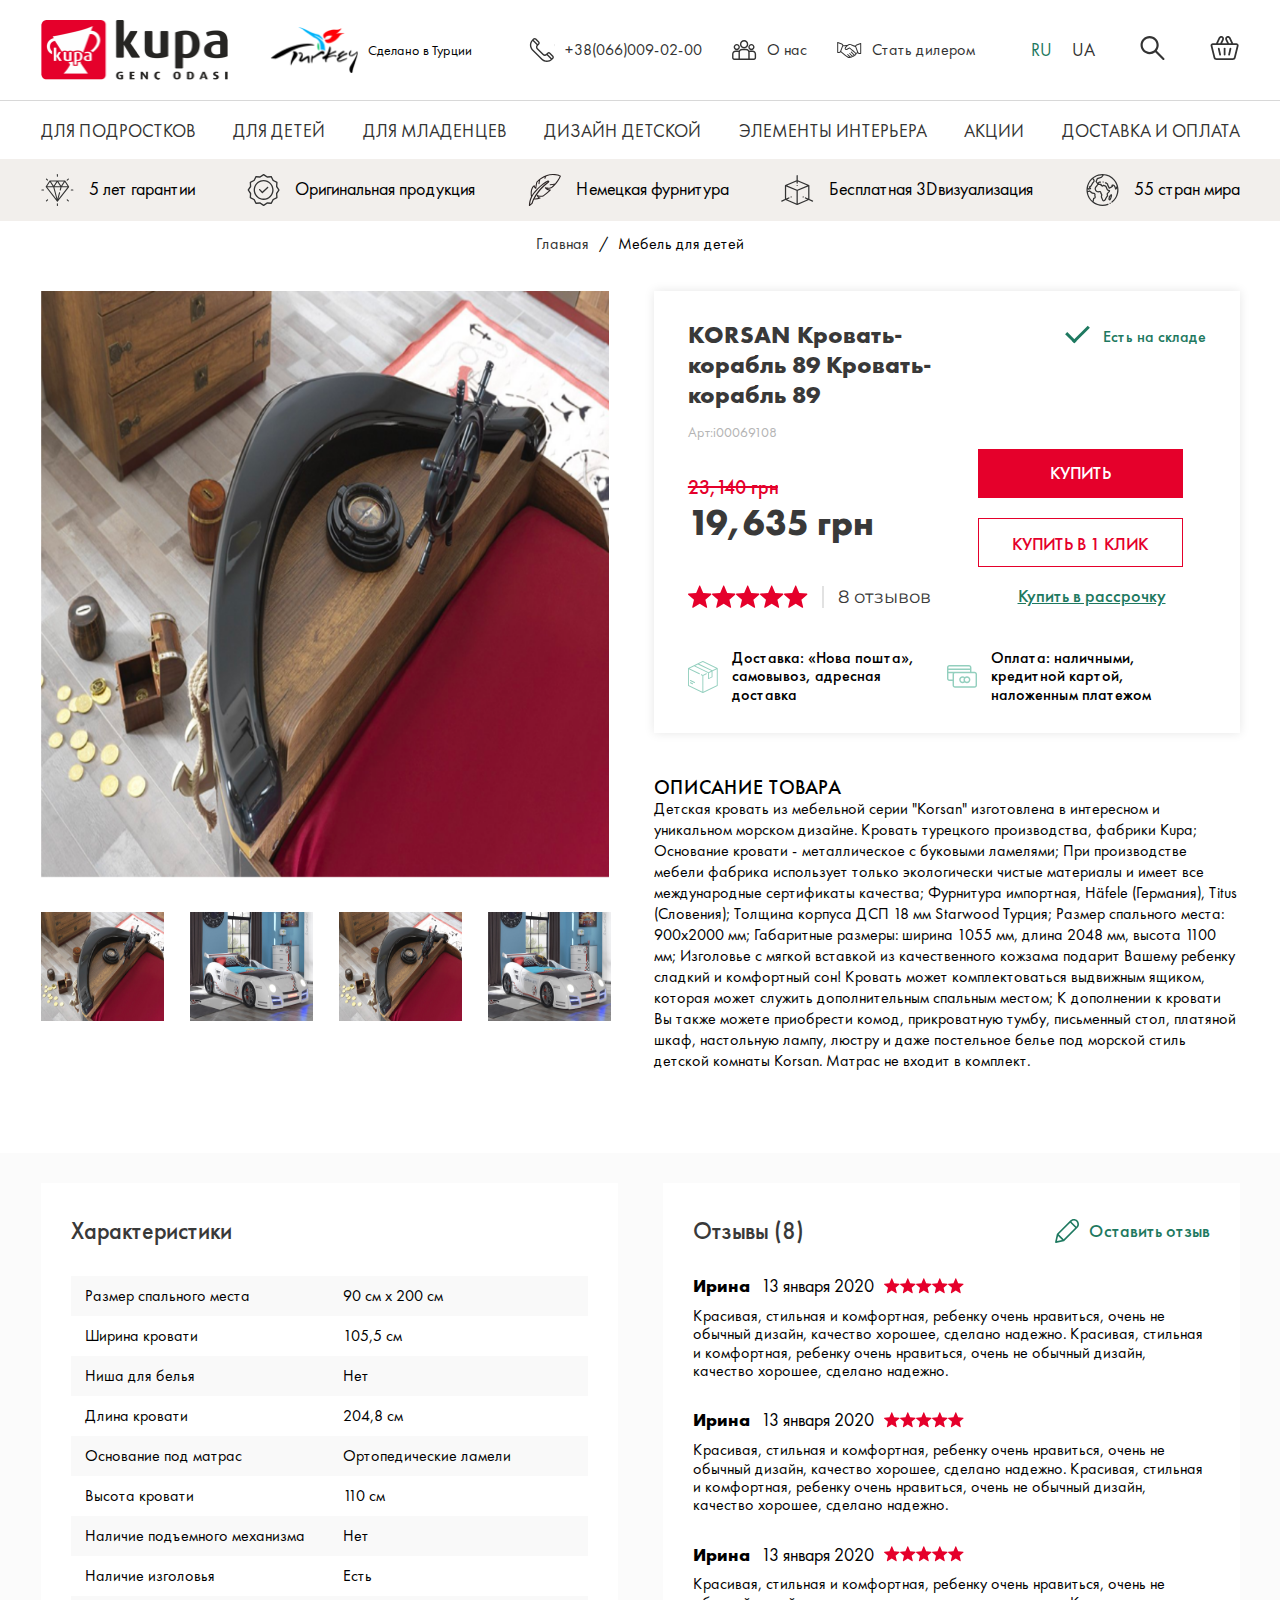
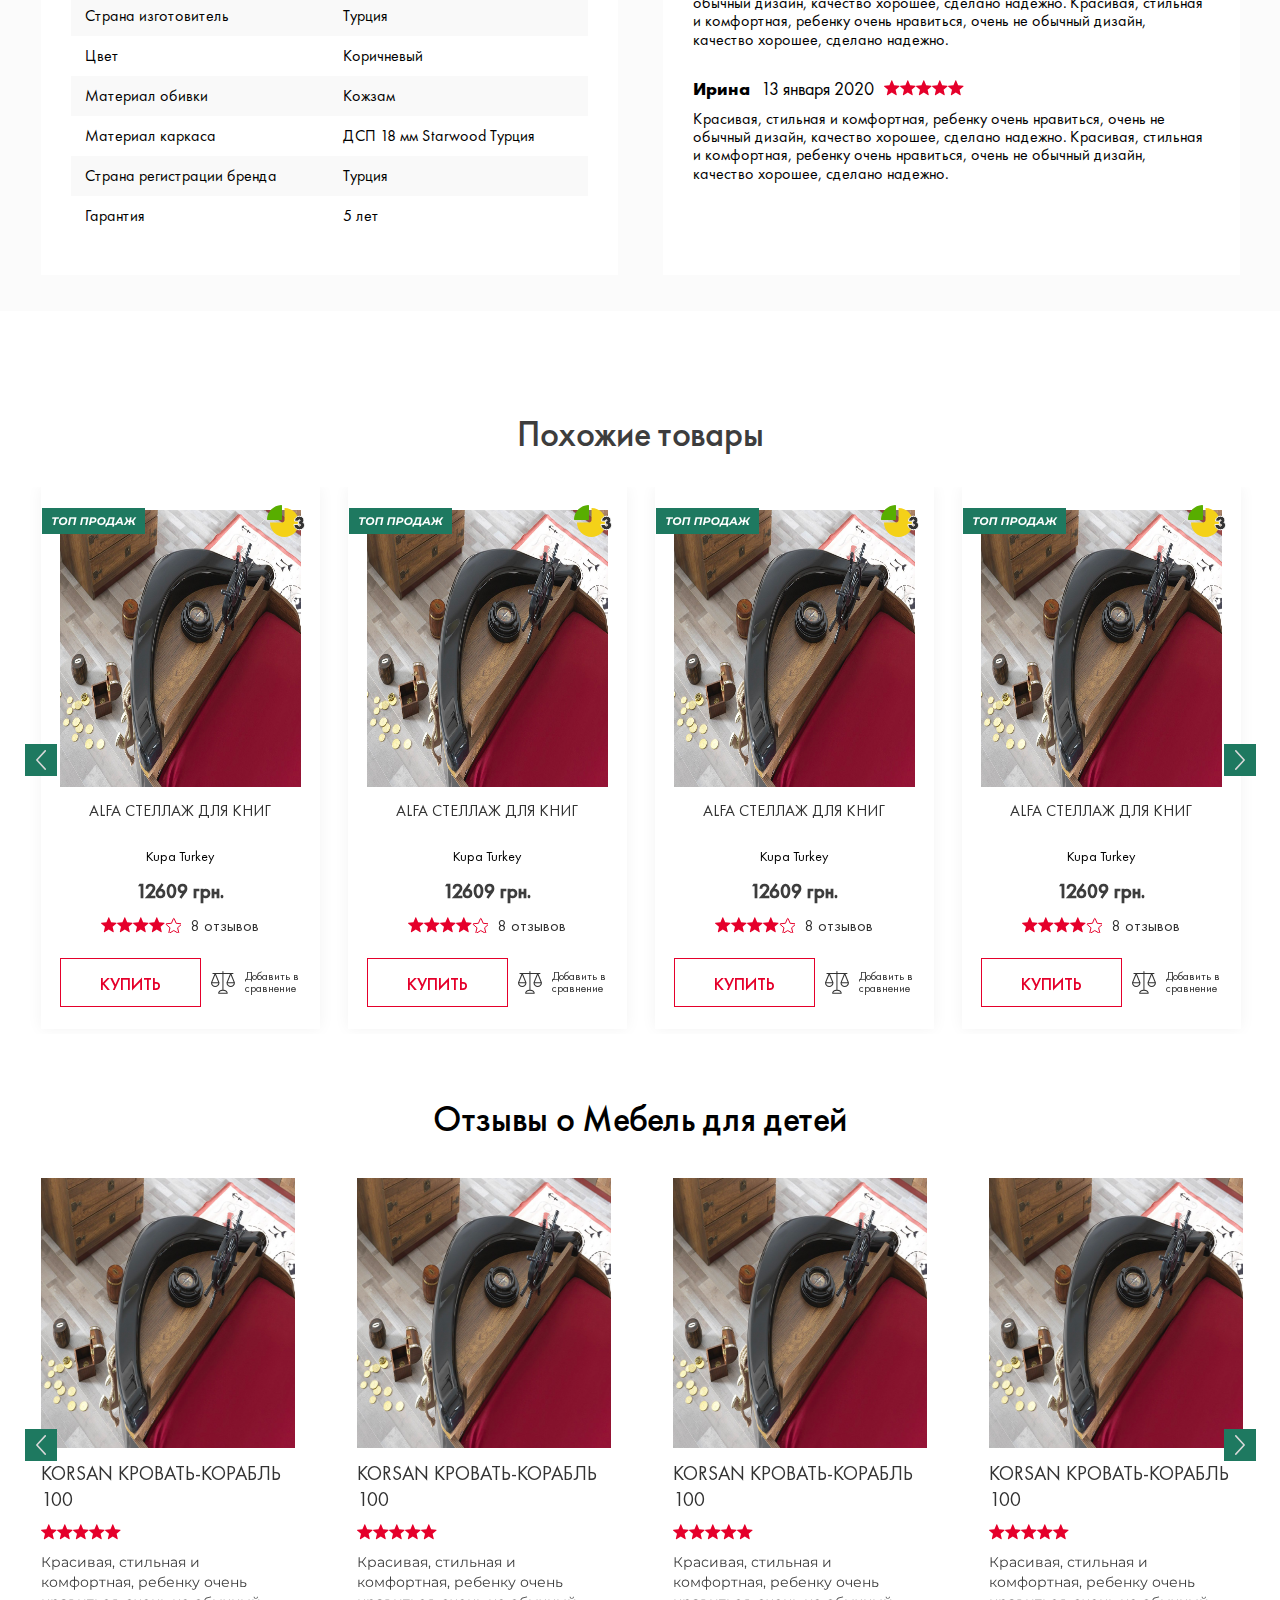
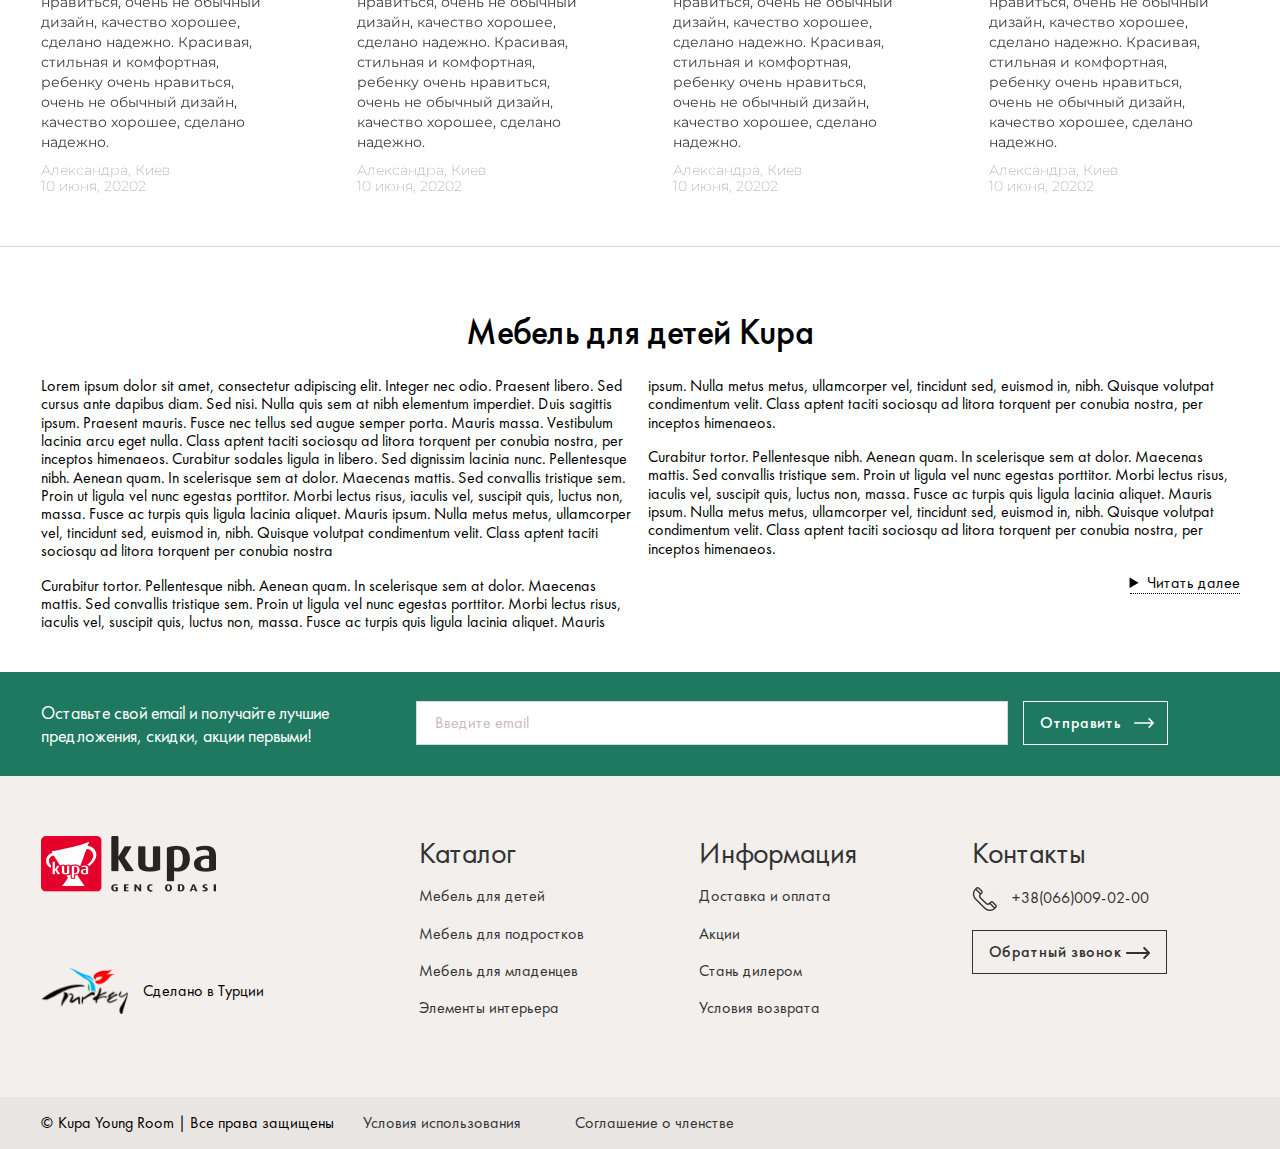
<file: card.html>
<!DOCTYPE html>
<html lang="en">
<head>
  <meta charset="UTF-8">
  <meta name="viewport" content="width=device-width, initial-scale=1.0">
  <title>Document</title>
  <!-- inject:css -->
  <link rel="stylesheet" href="css/styles.css">
  <!-- endinject -->
</head>
<body>
  <!-- Header -->
  <header>
  <div class="container page-header">
    <div>
      <a href="#" class="page-header__logo"><img src="./images/kupa-logo.png" alt=""></a>
    </div>
    <div class="page-header__turkey">
      <img src="./images/Turkey.png" alt="">
      <span>Сделано в Турции</span>
    </div>
    <div class="page-header__top-menu">
      <ul>
        <li><a href="#" class="top-menu__call">
          <span>+38(066)009-02-00</span>
        </a></li>
        <li><a href="#" class="top-menu__about">
          <span>О нас</span>
        </a></li>
        <li><a href="#" class="top-menu__deal">
          <span>Стать дилером</span>
        </a></li>
      </ul>
    </div>
    <div class="page-header__controls flex">
      <div class="page-header__controls__lang">
        <a href="#" class="active">RU</a>
        <a href="#">UA</a>
      </div>
      <div class="page-header__controls__search">
        <a href="#" class="page-header__search-btn">
          <svg width="25px" height="24px" viewBox="0 0 25 24" version="1.1" xmlns="http://www.w3.org/2000/svg" xmlns:xlink="http://www.w3.org/1999/xlink">
            <!-- Generator: sketchtool 63.1 (101010) - https://sketch.com -->
            <title>022CA751-7AD0-42E5-875D-685D8F4FBAB3</title>
            <desc>Created with sketchtool.</desc>
            <g id="Page-1" stroke="none" stroke-width="1" fill="none" fill-rule="evenodd">
                <g id="Kupa-shop-main-1" transform="translate(-1461.000000, -38.000000)" fill="#333333" fill-rule="nonzero">
                    <g id="header" transform="translate(0.000000, 20.000000)">
                        <g id="search" transform="translate(1461.520833, 18.000000)">
                            <path d="M23.7051035,22.1377455 L16.2589552,14.6994182 C17.4752754,13.1535273 18.2015584,11.2055273 18.2015584,9.09134545 C18.2015584,4.07832727 14.1189829,0 9.1007428,0 C4.08257553,0 0,4.07832727 0,9.09134545 C0,14.1042182 4.08257553,18.1825455 9.1007428,18.1825455 C11.2171269,18.1825455 13.1671561,17.4570909 14.7145845,16.2421091 L22.1607328,23.6804364 C22.3739729,23.8935273 22.6534637,24 22.9329545,24 C23.2124454,24 23.4919362,23.8935273 23.7051035,23.6804364 C24.1316564,23.2544727 24.1316564,22.5637091 23.7051035,22.1377455 Z M2.18409091,9.09134545 C2.18409091,5.28138182 5.28688326,2.18181818 9.1007428,2.18181818 C12.9146752,2.18181818 16.0174675,5.28138182 16.0174675,9.09127273 C16.0174675,12.9011636 12.9146752,16.0006545 9.1007428,16.0006545 C5.28688326,16.0006545 2.18409091,12.9011636 2.18409091,9.09134545 Z" id="Shape"></path>
                        </g>
                    </g>
                </g>
            </g>
          </svg>
        </a>
      </div>
      <div class="page-header__controls__cart">
        <a href="#">
          <svg width="29px" height="24px" viewBox="0 0 29 24" version="1.1" xmlns="http://www.w3.org/2000/svg" xmlns:xlink="http://www.w3.org/1999/xlink">
            <!-- Generator: sketchtool 63.1 (101010) - https://sketch.com -->
            <title>8AC93558-D6C3-4B77-8119-4D8F69F63345</title>
            <desc>Created with sketchtool.</desc>
            <g id="Page-1" stroke="none" stroke-width="1" fill="none" fill-rule="evenodd">
                <g id="Kupa-shop-main-1" transform="translate(-1533.000000, -38.000000)" fill="#333333" fill-rule="nonzero">
                    <g id="header" transform="translate(0.000000, 20.000000)">
                        <g id="basket" transform="translate(1533.595833, 18.000000)">
                            <path d="M25.8376445,7.26568714 L22.5867304,7.26568714 L19.9084666,1.59464683 C19.2627472,0.227433593 17.6109225,-0.366124556 16.2262464,0.271342423 C14.8382639,0.91038729 14.2387225,2.53653748 14.8859848,3.90712413 L16.4721245,7.26568714 L11.5571524,7.26568714 L13.1432921,3.90712413 C13.4560675,3.2447918 13.4889101,2.50187834 13.2358132,1.81517035 C12.3934245,-0.469557872 9.15716833,-0.599815293 8.12081032,1.59464683 L5.44254647,7.26568714 L2.1915773,7.26568714 C0.772295289,7.26568714 -0.273430555,8.57810955 0.0635359592,9.94129645 L2.96828099,21.6958045 C3.29775323,23.0292836 4.49876471,23.9606187 5.88889623,23.9606187 L22.1403255,23.9606187 C23.5304571,23.9606187 24.7314134,23.0292836 25.0609408,21.6958045 L27.9656858,9.94129645 C28.3022115,8.57990508 27.2588,7.26568714 25.8376445,7.26568714 Z M16.4841373,3.17133837 C16.1732906,2.5131412 16.662567,1.75618997 17.3957378,1.75618997 C17.7754107,1.75618997 18.139599,1.96898728 18.3103691,2.330487 L20.6410863,7.26568714 L18.4177686,7.26568714 L16.4841373,3.17133837 Z M9.71890777,2.330487 C9.95370978,1.83334328 10.5542982,1.61749901 11.0577917,1.8493398 C11.5612853,2.0811806 11.7798864,2.67419465 11.5451395,3.17133837 L9.6115083,7.26568714 L7.38819057,7.26568714 L9.71890777,2.330487 Z M26.2525844,9.52854256 L23.3478394,21.283105 C23.211565,21.834441 22.7150697,22.2194459 22.1403255,22.2194459 L5.88889623,22.2194459 C5.31415203,22.2194459 4.81765681,21.8343866 4.68138237,21.2830506 L1.77663735,9.52854256 C1.7110074,9.26313082 1.91379346,9.00680555 2.1915773,9.00680555 L25.8375894,9.00680555 C26.1154834,9.00680555 26.3181593,9.26313082 26.2525844,9.52854256 L26.2525844,9.52854256 Z" id="Shape"></path>
                            <path d="M14.0146109,11.6621199 C13.5276488,11.6621199 13.1329324,12.0519128 13.1329324,12.5326792 L13.1329324,18.6936267 C13.1329324,19.174393 13.5276488,19.5641859 14.0146109,19.5641859 C14.501573,19.5641859 14.8962894,19.174393 14.8962894,18.6936267 L14.8962894,12.5326792 C14.8962894,12.0518584 14.501573,11.6621199 14.0146109,11.6621199 L14.0146109,11.6621199 Z" id="Path"></path>
                            <path d="M20.0844165,11.6830678 C19.609302,11.5782742 19.1378244,11.873557 19.0316373,12.342734 L17.6367116,18.5036815 C17.5138277,19.0464752 17.9318535,19.5643491 18.4979462,19.5643491 C18.9016448,19.5643491 19.2658331,19.2887627 19.3575828,18.8835174 L20.7525084,12.7225699 C20.8586956,12.2533929 20.5596413,11.7879702 20.0844165,11.6830678 L20.0844165,11.6830678 Z" id="Path"></path>
                            <path d="M8.99758452,12.342734 C8.89128715,11.8735026 8.42014018,11.578111 7.94480525,11.6830678 C7.46963562,11.7879702 7.17052618,12.2533929 7.27676844,12.7225699 L8.67169409,18.8835174 C8.76344376,19.2887627 9.12752189,19.5643491 9.53133066,19.5643491 C10.0968723,19.5643491 10.5155594,19.0469105 10.3925653,18.5036815 L8.99758452,12.342734 Z" id="Path"></path>
                        </g>
                    </g>
                </g>
            </g>
          </svg>
        </a>
      </div>
      <div class="hamburger">
        <span class="hamburger__item"></span>
        <span class="hamburger__item"></span>
        <span class="hamburger__item"></span>
        <span class="hamburger__item"></span>
      </div>
    </div>
  </div>
  <nav class="navigation">
    <div class="container">
      <div class="menu__wrap has-submenu">
        <a href="#" class="menu__item">для подростков</a>
        <div class="submenu">
          <ul>
            <li> <a href="#" class="submenu__item">Мебель для девочек-подростков</a></li>
            <li> <a href="#" class="submenu__item">Мебель для девочек-подростков</a></li>
            <li> <a href="#" class="submenu__item">Мебель для девочек-подростков</a></li>
            <li> <a href="#" class="submenu__item">Мебель для девочек-подростков</a></li>
            <li> <a href="#" class="submenu__item">Мебель для девочек-подростков</a></li>
            <li> <a href="#" class="submenu__item">Мебель для девочек-подростков</a></li>
            <li> <a href="#" class="submenu__item">Мебель для девочек-подростков</a></li>
            <li> <a href="#" class="submenu__item">Мебель для девочек-подростков</a></li>
            <li> <a href="#" class="submenu__item">Мебель для девочек-подростков</a></li>
            <li> <a href="#" class="submenu__item">Мебель для девочек-подростков</a></li>
          </ul>
          <div class="submenu__image">
            <img src="./images/category5.png" alt="">
          </div>
        </div>
      </div>
      <div class="menu__wrap has-submenu">
        <a href="#" class="menu__item">для детей</a>
        <div class="submenu">
          <ul>
            <li> <a href="#" class="submenu__item">Мебель для девочек-подростков</a></li>
            <li> <a href="#" class="submenu__item">Мебель для девочек-подростков</a></li>
            <li> <a href="#" class="submenu__item">Мебель для девочек-подростков</a></li>
            <li> <a href="#" class="submenu__item">Мебель для девочек-подростков</a></li>
            <li> <a href="#" class="submenu__item">Мебель для девочек-подростков</a></li>
            <li> <a href="#" class="submenu__item">Мебель для девочек-подростков</a></li>
            <li> <a href="#" class="submenu__item">Мебель для девочек-подростков</a></li>
            <li> <a href="#" class="submenu__item">Мебель для девочек-подростков</a></li>
            <li> <a href="#" class="submenu__item">Мебель для девочек-подростков</a></li>
            <li> <a href="#" class="submenu__item">Мебель для девочек-подростков</a></li>
          </ul>
          <div class="submenu__image">
            <img src="./images/category5.png" alt="">
          </div>
        </div>
      </div>
      <div class="menu__wrap has-submenu">
        <a href="#" class="menu__item">для младенцев</a>
        <div class="submenu">
          <ul>
            <li> <a href="#" class="submenu__item">Мебель для девочек-подростков</a></li>
            <li> <a href="#" class="submenu__item">Мебель для девочек-подростков</a></li>
            <li> <a href="#" class="submenu__item">Мебель для девочек-подростков</a></li>
            <li> <a href="#" class="submenu__item">Мебель для девочек-подростков</a></li>
            <li> <a href="#" class="submenu__item">Мебель для девочек-подростков</a></li>
            <li> <a href="#" class="submenu__item">Мебель для девочек-подростков</a></li>
            <li> <a href="#" class="submenu__item">Мебель для девочек-подростков</a></li>
            <li> <a href="#" class="submenu__item">Мебель для девочек-подростков</a></li>
            <li> <a href="#" class="submenu__item">Мебель для девочек-подростков</a></li>
            <li> <a href="#" class="submenu__item">Мебель для девочек-подростков</a></li>
          </ul>
          <div class="submenu__image">
            <img src="./images/category5.png" alt="">
          </div>
        </div>
      </div>
      <div class="menu__wrap"><a href="#" class="menu__item">дизайн детской</a></div>
      <div class="menu__wrap"><a href="#" class="menu__item">элементы интерьера</a></div>
      <div class="menu__wrap"><a href="#" class="menu__item">акции</a></div>
      <div class="menu__wrap">
        <a href="#" class="menu__item">доставка и оплата</a>
      </div>
      <div class="menu__wrap lang is-mobile">
        <a href="#" class="active">RU</a>
        <a href="#">UA</a>
      </div>
    </div>
  </nav>
  <div class="under-nav">
    <div class="container flex">
      <div class="flex">
        <img src="./images/miscellaneous.svg" alt="">
        <span>5 лет гарантии</span>
      </div>
      <div class="flex">
        <img src="./images/medal.svg" alt="">
        <span>Оригинальная продукция</span>
      </div>
      <div class="flex">
        <img src="./images/cloth.svg" alt="">
        <span>Немецкая фурнитура</span>
      </div>
      <div class="flex">
        <img src="./images/3d.svg" alt="">
        <span>Бесплатная 3Dвизуализация</span>
      </div>
      <div class="flex">
        <img src="./images/world.svg" alt="">
        <span>55 стран мира</span>
      </div>
    </div>
  </div>
</header>


  <main>
    <div class="breadcrumbs">
  <a href="#">Главная</a>
  <span>Мебель для детей</span>
</div>
    
    <div class="container card-flex">
  <div class="card-showcase">
    <div class="card-showcase-big">
      <img src="./images/category1.png" alt="">
      <img src="./images/category2.png" alt="">
      <img src="./images/category1.png" alt="">
      <img src="./images/category2.png" alt="">
      <img src="./images/category1.png" alt="">
    </div>
    <div class="card-showcase-small">
      <img src="./images/category1.png" alt="">
      <img src="./images/category2.png" alt="">
      <img src="./images/category1.png" alt="">
      <img src="./images/category2.png" alt="">
      <img src="./images/category1.png" alt="">
    </div>
    <div class="badge badge-hot"></div>
    <div class="buy-parts buy-parts-3"></div>
  </div>
  <div class="card-info">
    <div class="card-info__box">
      <div class="card-info__box__title">
        <span>KORSAN Кровать-корабль 89 Кровать-корабль 89</span>
        <div class="card-info__box__title__article">
          Арт:i00069108
        </div>
      </div>
      <div class="card-info__box__stock">
        <div class="--in-stock">
          <span>Есть на складе</span>
        </div>
      </div>
      
      <div class="card-info__box__price">
        <span class="card-info__box__price-old">23,140 грн</span>
        <span class="card-info__box__price-actual">19,635 грн</span>
        <div class="card-info__box__rating">
          <div class="stars">
            <div class="star star-filled"></div>
            <div class="star star-filled"></div>
            <div class="star star-filled"></div>
            <div class="star star-filled"></div>
            <div class="star star-filled"></div>
          </div>
          <div class="card-info__box__reviews">8 отзывов</div>
        </div>
      </div>
      <div class="card-info__box__buy">
        <a href="" class="btn-buy-invert">Купить</a>
        <a href="" class="btn-buy">Купить в 1 клик</a>
        <a href="" class="btn-linked">Купить в рассрочку</a>
      </div>
      <div class="card-info__box__rating is-mobile flex">
        <div class="stars">
          <div class="star star-filled"></div>
          <div class="star star-filled"></div>
          <div class="star star-filled"></div>
          <div class="star star-filled"></div>
          <div class="star star-filled"></div>
        </div>
        <div class="card-info__box__reviews">8 отзывов</div>
      </div>
      <div class="card-info__box__buy-options">
        <div class="delivery-box">
          <img src="./images/box.svg" alt="">
          <span>Доставка:
            «Нова пошта», самовывоз,
            адресная доставка</span>
        </div>
        <div class="payment-box">
          <img src="./images/credit-card.svg" alt="">
          <span>Оплата: наличными,
            кредитной картой,
            наложенным платежом</span>
        </div>
      </div>
    </div>
    <div class="card-info__description">
      <p class="tt">ОПИСАНИЕ ТОВАРА</p>
      <p>
        Детская кровать из мебельной серии "Korsan" изготовлена в интересном и уникальном морском дизайне. Кровать турецкого производства, фабрики Kupa; Основание кровати - металлическое с буковыми ламелями; При производстве мебели фабрика использует только экологически чистые материалы и имеет все международные сертификаты качества; Фурнитура импортная, Häfele (Германия), Titus (Словения); Толщина корпуса ДСП 18 мм Starwood Турция; Размер спального места: 900х2000 мм; Габаритные размеры: ширина 1055 мм, длина 2048 мм, высота 1100 мм; Изголовье с мягкой вставкой из качественного кожзама подарит Вашему ребенку сладкий и комфортный сон! Кровать может комплектоваться выдвижным ящиком, которая может служить дополнительным спальным местом; К дополнении к кровати Вы также можете приобрести комод, прикроватную тумбу, письменный стол, платяной шкаф, настольную лампу, люстру и даже постельное белье под морской стиль детской комнаты Korsan. Матрас не входит в комплект.
      </p>
    </div>
  </div>
</div>

<div class="container is-mobile separator">
  <hr class="grey">
</div>

<section class="mobile_tabs">
  <div class="tabs container">
    <span class="tab active">Описание</span>
    <span class="tab">Характеристики</span>
    <span class="tab">Отзывы</span>        
  </div>
  <div class="tab_content container">
    <div class="tab_item active">
      <p>
        Детская кровать из мебельной серии "Korsan" изготовлена в интересном и уникальном морском дизайне. Кровать турецкого производства, фабрики Kupa; Основание кровати - металлическое с буковыми ламелями; При производстве мебели фабрика использует только экологически чистые материалы и имеет все международные сертификаты качества; Фурнитура импортная, Häfele (Германия), Titus (Словения); Толщина корпуса ДСП 18 мм Starwood Турция; Размер спального места: 900х2000 мм; Габаритные размеры: ширина 1055 мм, длина 2048 мм, высота 1100 мм; Изголовье с мягкой вставкой из качественного кожзама подарит Вашему ребенку сладкий и комфортный сон! Кровать может комплектоваться выдвижным ящиком, которая может служить дополнительным спальным местом; К дополнении к кровати Вы также можете приобрести комод, прикроватную тумбу, письменный стол, платяной шкаф, настольную лампу, люстру и даже постельное белье под морской стиль детской комнаты Korsan. Матрас не входит в комплект.
      </p>
    </div>
    <div class="tab_item card-details__chars">
        <div class="chars-grid">
          <div class="left-col">
            <div>Размер спального места</div>	
            <div>Ширина кровати</div>	
            <div>Ниша для белья</div>	
            <div>Длина кровати</div>	
            <div>Основание под матрас</div>	
            <div>Высота кровати</div>	
            <div>Наличие подъемного механизма</div>	
            <div>Наличие изголовья</div>	
            <div>Страна изготовитель</div>	
            <div>Цвет</div>	
            <div>Материал обивки</div>	
            <div>Материал каркаса</div>	
            <div>Страна регистрации бренда</div>
            <div>Гарантия</div>	
          </div>
          <div class="right-col">
            <div>90 см х 200 см</div>
            <div>105,5 см</div>
            <div>Нет</div>
            <div>204,8 см</div>
            <div>Ортопедические ламели</div>
            <div>110 см</div>
            <div>Нет</div>
            <div>Есть</div>
            <div>Турция</div>
            <div>Коричневый</div>
            <div>Кожзам</div>
            <div>ДСП 18 мм Starwood Турция</div>
            <div>Турция</div>
            <div>5 лет</div>
          </div>
          
        </div>
    </div>
    <div class="tab_item card-details__reviews">
      <div class="card-details__reviews">
        <div class="card-details__reviews-head">
          <div class="t-lead">Отзывы <span class="reviews--count">(8)</span></div>
          <a href="#" class="card-details__reviews-put">
            <img src="./images/edit.svg" alt="">
            <span>Оставить отзыв</span>
          </a>
        </div>
        <div class="card-details__reviews-item">
          <div class="card-details__reviews-item__author">
            <b>Ирина</b>
            <span class="comment-date">13 января 2020</span>
            <div class="stars">
              <div class="star star-filled"></div>
              <div class="star star-filled"></div>
              <div class="star star-filled"></div>
              <div class="star star-filled"></div>
              <div class="star star-filled"></div>
            </div>
          </div>
          <div class="card-details__reviews-item__comment">
            Красивая, стильная и комфортная, ребенку очень нравиться, очень не обычный дизайн, качество хорошее, сделано надежно. Красивая, стильная и комфортная, ребенку очень нравиться, очень не обычный дизайн, качество хорошее, сделано надежно.
          </div>
        </div>
        <div class="card-details__reviews-item">
          <div class="card-details__reviews-item__author">
            <b>Ирина</b>
            <span class="comment-date">13 января 2020</span>
            <div class="stars">
              <div class="star star-filled"></div>
              <div class="star star-filled"></div>
              <div class="star star-filled"></div>
              <div class="star star-filled"></div>
              <div class="star star-filled"></div>
            </div>
          </div>
          <div class="card-details__reviews-item__comment">
            Красивая, стильная и комфортная, ребенку очень нравиться, очень не обычный дизайн, качество хорошее, сделано надежно. Красивая, стильная и комфортная, ребенку очень нравиться, очень не обычный дизайн, качество хорошее, сделано надежно.
          </div>
        </div>
        <div class="card-details__reviews-item">
          <div class="card-details__reviews-item__author">
            <b>Ирина</b>
            <span class="comment-date">13 января 2020</span>
            <div class="stars">
              <div class="star star-filled"></div>
              <div class="star star-filled"></div>
              <div class="star star-filled"></div>
              <div class="star star-filled"></div>
              <div class="star star-filled"></div>
            </div>
          </div>
          <div class="card-details__reviews-item__comment">
            Красивая, стильная и комфортная, ребенку очень нравиться, очень не обычный дизайн, качество хорошее, сделано надежно. Красивая, стильная и комфортная, ребенку очень нравиться, очень не обычный дизайн, качество хорошее, сделано надежно.
          </div>
        </div>
        <div class="card-details__reviews-item">
          <div class="card-details__reviews-item__author">
            <b>Ирина</b>
            <span class="comment-date">13 января 2020</span>
            <div class="stars">
              <div class="star star-filled"></div>
              <div class="star star-filled"></div>
              <div class="star star-filled"></div>
              <div class="star star-filled"></div>
              <div class="star star-filled"></div>
            </div>
          </div>
          <div class="card-details__reviews-item__comment">
            Красивая, стильная и комфортная, ребенку очень нравиться, очень не обычный дизайн, качество хорошее, сделано надежно. Красивая, стильная и комфортная, ребенку очень нравиться, очень не обычный дизайн, качество хорошее, сделано надежно.
          </div>
        </div>
        
      </div>
    </div>
  </div>
</section>
<section class="card-details">
  <div class="container flex">
    <div class="card-details__chars">
      <div class="t-lead">Характеристики</div>
      <div class="chars-grid">
        <div class="left-col">
          <div>Размер спального места</div>	
          <div>Ширина кровати</div>	
          <div>Ниша для белья</div>	
          <div>Длина кровати</div>	
          <div>Основание под матрас</div>	
          <div>Высота кровати</div>	
          <div>Наличие подъемного механизма</div>	
          <div>Наличие изголовья</div>	
          <div>Страна изготовитель</div>	
          <div>Цвет</div>	
          <div>Материал обивки</div>	
          <div>Материал каркаса</div>	
          <div>Страна регистрации бренда</div>
          <div>Гарантия</div>	
        </div>
        <div class="right-col">
          <div>90 см х 200 см</div>
          <div>105,5 см</div>
          <div>Нет</div>
          <div>204,8 см</div>
          <div>Ортопедические ламели</div>
          <div>110 см</div>
          <div>Нет</div>
          <div>Есть</div>
          <div>Турция</div>
          <div>Коричневый</div>
          <div>Кожзам</div>
          <div>ДСП 18 мм Starwood Турция</div>
          <div>Турция</div>
          <div>5 лет</div>
        </div>
        
      </div>
    </div>
    <div class="card-details__reviews">
      <div class="card-details__reviews-head">
        <div class="t-lead">Отзывы <span class="reviews--count">(8)</span></div>
        <a href="#" class="card-details__reviews-put">
          <img src="./images/edit.svg" alt="">
          <span>Оставить отзыв</span>
        </a>
      </div>
      <div class="card-details__reviews-item">
        <div class="card-details__reviews-item__author">
          <b>Ирина</b>
          <span class="comment-date">13 января 2020</span>
          <div class="stars">
            <div class="star star-filled"></div>
            <div class="star star-filled"></div>
            <div class="star star-filled"></div>
            <div class="star star-filled"></div>
            <div class="star star-filled"></div>
          </div>
        </div>
        <div class="card-details__reviews-item__comment">
          Красивая, стильная и комфортная, ребенку очень нравиться, очень не обычный дизайн, качество хорошее, сделано надежно. Красивая, стильная и комфортная, ребенку очень нравиться, очень не обычный дизайн, качество хорошее, сделано надежно.
        </div>
      </div>
      <div class="card-details__reviews-item">
        <div class="card-details__reviews-item__author">
          <b>Ирина</b>
          <span class="comment-date">13 января 2020</span>
          <div class="stars">
            <div class="star star-filled"></div>
            <div class="star star-filled"></div>
            <div class="star star-filled"></div>
            <div class="star star-filled"></div>
            <div class="star star-filled"></div>
          </div>
        </div>
        <div class="card-details__reviews-item__comment">
          Красивая, стильная и комфортная, ребенку очень нравиться, очень не обычный дизайн, качество хорошее, сделано надежно. Красивая, стильная и комфортная, ребенку очень нравиться, очень не обычный дизайн, качество хорошее, сделано надежно.
        </div>
      </div>
      <div class="card-details__reviews-item">
        <div class="card-details__reviews-item__author">
          <b>Ирина</b>
          <span class="comment-date">13 января 2020</span>
          <div class="stars">
            <div class="star star-filled"></div>
            <div class="star star-filled"></div>
            <div class="star star-filled"></div>
            <div class="star star-filled"></div>
            <div class="star star-filled"></div>
          </div>
        </div>
        <div class="card-details__reviews-item__comment">
          Красивая, стильная и комфортная, ребенку очень нравиться, очень не обычный дизайн, качество хорошее, сделано надежно. Красивая, стильная и комфортная, ребенку очень нравиться, очень не обычный дизайн, качество хорошее, сделано надежно.
        </div>
      </div>
      <div class="card-details__reviews-item">
        <div class="card-details__reviews-item__author">
          <b>Ирина</b>
          <span class="comment-date">13 января 2020</span>
          <div class="stars">
            <div class="star star-filled"></div>
            <div class="star star-filled"></div>
            <div class="star star-filled"></div>
            <div class="star star-filled"></div>
            <div class="star star-filled"></div>
          </div>
        </div>
        <div class="card-details__reviews-item__comment">
          Красивая, стильная и комфортная, ребенку очень нравиться, очень не обычный дизайн, качество хорошее, сделано надежно. Красивая, стильная и комфортная, ребенку очень нравиться, очень не обычный дизайн, качество хорошее, сделано надежно.
        </div>
      </div>
      
    </div>
  </div>
</section>

<div class="container is-mobile separator">
  <hr class="grey">
</div>

<section class="similar-products">
  <div class="container">
    <div class="title">Похожие товары</div>
    <div class="similar-carousel">
      <div class="catalog-grid__item">
        <div class="catalog-grid__item-overlay">
          <a href="#">
            <img src="./images/category1.png" alt="">
            <div class="catalog-grid__item-title">ALFA Стеллаж для книг</div>
          </a>
          <div class="catalog-grid__item-brand">Kupa Turkey</div>
          <div class="catalog-grid__item-price">12609 грн.</div>
          <div class="catalog-grid__item-rating">
            <div class="stars">
              <div class="star star-filled"></div>
              <div class="star star-filled"></div>
              <div class="star star-filled"></div>
              <div class="star star-filled"></div>
              <div class="star star-empty"></div>
            </div>
            <div class="catalog-grid__item-rating__reviews">
              <a href="#">
                <span>8</span>
                <span> отзывов</span>
              </a>
            </div>
          </div>
          <div class="catalog-grid__item__buy-area">
            <a href="#" class="btn-buy">Купить</a>
            <a href="#" class="btn-compare"><span>Добавить в сравнение</span></a>
          </div>
    
          <div class="badge badge-hot"></div>
          <div class="buy-parts buy-parts-3"></div>
        </div>
      </div>
      <div class="catalog-grid__item">
        <div class="catalog-grid__item-overlay">
          <a href="#">
            <img src="./images/category1.png" alt="">
            <div class="catalog-grid__item-title">ALFA Стеллаж для книг</div>
          </a>
          <div class="catalog-grid__item-brand">Kupa Turkey</div>
          <div class="catalog-grid__item-price">12609 грн.</div>
          <div class="catalog-grid__item-rating">
            <div class="stars">
              <div class="star star-filled"></div>
              <div class="star star-filled"></div>
              <div class="star star-filled"></div>
              <div class="star star-filled"></div>
              <div class="star star-empty"></div>
            </div>
            <div class="catalog-grid__item-rating__reviews">
              <a href="#">
                <span>8</span>
                <span> отзывов</span>
              </a>
            </div>
          </div>
          <div class="catalog-grid__item__buy-area">
            <a href="#" class="btn-buy">Купить</a>
            <a href="#" class="btn-compare"><span>Добавить в сравнение</span></a>
          </div>
    
          <div class="badge badge-hot"></div>
          <div class="buy-parts buy-parts-3"></div>
        </div>
      </div>
      <div class="catalog-grid__item">
        <div class="catalog-grid__item-overlay">
          <a href="#">
            <img src="./images/category1.png" alt="">
            <div class="catalog-grid__item-title">ALFA Стеллаж для книг</div>
          </a>
          <div class="catalog-grid__item-brand">Kupa Turkey</div>
          <div class="catalog-grid__item-price">12609 грн.</div>
          <div class="catalog-grid__item-rating">
            <div class="stars">
              <div class="star star-filled"></div>
              <div class="star star-filled"></div>
              <div class="star star-filled"></div>
              <div class="star star-filled"></div>
              <div class="star star-empty"></div>
            </div>
            <div class="catalog-grid__item-rating__reviews">
              <a href="#">
                <span>8</span>
                <span> отзывов</span>
              </a>
            </div>
          </div>
          <div class="catalog-grid__item__buy-area">
            <a href="#" class="btn-buy">Купить</a>
            <a href="#" class="btn-compare"><span>Добавить в сравнение</span></a>
          </div>
    
          <div class="badge badge-hot"></div>
          <div class="buy-parts buy-parts-3"></div>
        </div>
      </div>
      <div class="catalog-grid__item">
        <div class="catalog-grid__item-overlay">
          <a href="#">
            <img src="./images/category1.png" alt="">
            <div class="catalog-grid__item-title">ALFA Стеллаж для книг</div>
          </a>
          <div class="catalog-grid__item-brand">Kupa Turkey</div>
          <div class="catalog-grid__item-price">12609 грн.</div>
          <div class="catalog-grid__item-rating">
            <div class="stars">
              <div class="star star-filled"></div>
              <div class="star star-filled"></div>
              <div class="star star-filled"></div>
              <div class="star star-filled"></div>
              <div class="star star-empty"></div>
            </div>
            <div class="catalog-grid__item-rating__reviews">
              <a href="#">
                <span>8</span>
                <span> отзывов</span>
              </a>
            </div>
          </div>
          <div class="catalog-grid__item__buy-area">
            <a href="#" class="btn-buy">Купить</a>
            <a href="#" class="btn-compare"><span>Добавить в сравнение</span></a>
          </div>
    
          <div class="badge badge-hot"></div>
          <div class="buy-parts buy-parts-3"></div>
        </div>
      </div>
      <div class="catalog-grid__item">
        <div class="catalog-grid__item-overlay">
          <a href="#">
            <img src="./images/category1.png" alt="">
            <div class="catalog-grid__item-title">ALFA Стеллаж для книг</div>
          </a>
          <div class="catalog-grid__item-brand">Kupa Turkey</div>
          <div class="catalog-grid__item-price">12609 грн.</div>
          <div class="catalog-grid__item-rating">
            <div class="stars">
              <div class="star star-filled"></div>
              <div class="star star-filled"></div>
              <div class="star star-filled"></div>
              <div class="star star-filled"></div>
              <div class="star star-empty"></div>
            </div>
            <div class="catalog-grid__item-rating__reviews">
              <a href="#">
                <span>8</span>
                <span> отзывов</span>
              </a>
            </div>
          </div>
          <div class="catalog-grid__item__buy-area">
            <a href="#" class="btn-buy">Купить</a>
            <a href="#" class="btn-compare"><span>Добавить в сравнение</span></a>
          </div>
    
          <div class="badge badge-hot"></div>
          <div class="buy-parts buy-parts-3"></div>
        </div>
      </div>
      <div class="catalog-grid__item">
        <div class="catalog-grid__item-overlay">
          <a href="#">
            <img src="./images/category1.png" alt="">
            <div class="catalog-grid__item-title">ALFA Стеллаж для книг</div>
          </a>
          <div class="catalog-grid__item-brand">Kupa Turkey</div>
          <div class="catalog-grid__item-price">12609 грн.</div>
          <div class="catalog-grid__item-rating">
            <div class="stars">
              <div class="star star-filled"></div>
              <div class="star star-filled"></div>
              <div class="star star-filled"></div>
              <div class="star star-filled"></div>
              <div class="star star-empty"></div>
            </div>
            <div class="catalog-grid__item-rating__reviews">
              <a href="#">
                <span>8</span>
                <span> отзывов</span>
              </a>
            </div>
          </div>
          <div class="catalog-grid__item__buy-area">
            <a href="#" class="btn-buy">Купить</a>
            <a href="#" class="btn-compare"><span>Добавить в сравнение</span></a>
          </div>
    
          <div class="badge badge-hot"></div>
          <div class="buy-parts buy-parts-3"></div>
        </div>
      </div>
    </div>
  </div>
</section>

<div class="container is-mobile separator">
  <hr class="grey">
</div>

<section class="reviews">
  <div class="container">
    <h2>Отзывы о Мебель для детей</h2>
    <div class="reviews-carousel">
      <div class="reviews-carousel__item">
        <img src="./images/category1.png" alt="">
        <span class="reviews-carousel__item-title">Korsan 
кровать-корабль 100</span>
        <div class="stars">
          <div class="star star-filled"></div>
          <div class="star star-filled"></div>
          <div class="star star-filled"></div>
          <div class="star star-filled"></div>
          <div class="star star-filled"></div>
        </div>
        <div class="reviews-carousel__item-description">
          Красивая, стильная и комфортная, ребенку очень нравиться, очень не обычный дизайн, качество хорошее, сделано надежно. Красивая, стильная и комфортная, ребенку очень нравиться, очень не обычный дизайн, качество хорошее, сделано надежно.
        </div>
        <div class="reviews-carousel__item-author">
          Александра, Киев
        </div>
        <div class="reviews-carousel__item-date">
          10 июня, 20202
        </div>
      </div>
      <div class="reviews-carousel__item">
        <img src="./images/category1.png" alt="">
        <span class="reviews-carousel__item-title">Korsan 
кровать-корабль 100</span>
        <div class="stars">
          <div class="star star-filled"></div>
          <div class="star star-filled"></div>
          <div class="star star-filled"></div>
          <div class="star star-filled"></div>
          <div class="star star-filled"></div>
        </div>
        <div class="reviews-carousel__item-description">
          Красивая, стильная и комфортная, ребенку очень нравиться, очень не обычный дизайн, качество хорошее, сделано надежно. Красивая, стильная и комфортная, ребенку очень нравиться, очень не обычный дизайн, качество хорошее, сделано надежно.
        </div>
        <div class="reviews-carousel__item-author">
          Александра, Киев
        </div>
        <div class="reviews-carousel__item-date">
          10 июня, 20202
        </div>
      </div>
      <div class="reviews-carousel__item">
        <img src="./images/category1.png" alt="">
        <span class="reviews-carousel__item-title">Korsan 
кровать-корабль 100</span>
        <div class="stars">
          <div class="star star-filled"></div>
          <div class="star star-filled"></div>
          <div class="star star-filled"></div>
          <div class="star star-filled"></div>
          <div class="star star-filled"></div>
        </div>
        <div class="reviews-carousel__item-description">
          Красивая, стильная и комфортная, ребенку очень нравиться, очень не обычный дизайн, качество хорошее, сделано надежно. Красивая, стильная и комфортная, ребенку очень нравиться, очень не обычный дизайн, качество хорошее, сделано надежно.
        </div>
        <div class="reviews-carousel__item-author">
          Александра, Киев
        </div>
        <div class="reviews-carousel__item-date">
          10 июня, 20202
        </div>
      </div>
      <div class="reviews-carousel__item">
        <img src="./images/category1.png" alt="">
        <span class="reviews-carousel__item-title">Korsan 
кровать-корабль 100</span>
        <div class="stars">
          <div class="star star-filled"></div>
          <div class="star star-filled"></div>
          <div class="star star-filled"></div>
          <div class="star star-filled"></div>
          <div class="star star-filled"></div>
        </div>
        <div class="reviews-carousel__item-description">
          Красивая, стильная и комфортная, ребенку очень нравиться, очень не обычный дизайн, качество хорошее, сделано надежно. Красивая, стильная и комфортная, ребенку очень нравиться, очень не обычный дизайн, качество хорошее, сделано надежно.
        </div>
        <div class="reviews-carousel__item-author">
          Александра, Киев
        </div>
        <div class="reviews-carousel__item-date">
          10 июня, 20202
        </div>
      </div>
      <div class="reviews-carousel__item">
        <img src="./images/category1.png" alt="">
        <span class="reviews-carousel__item-title">Korsan 
кровать-корабль 100</span>
        <div class="stars">
          <div class="star star-filled"></div>
          <div class="star star-filled"></div>
          <div class="star star-filled"></div>
          <div class="star star-filled"></div>
          <div class="star star-filled"></div>
        </div>
        <div class="reviews-carousel__item-description">
          Красивая, стильная и комфортная, ребенку очень нравиться, очень не обычный дизайн, качество хорошее, сделано надежно. Красивая, стильная и комфортная, ребенку очень нравиться, очень не обычный дизайн, качество хорошее, сделано надежно.
        </div>
        <div class="reviews-carousel__item-author">
          Александра, Киев
        </div>
        <div class="reviews-carousel__item-date">
          10 июня, 20202
        </div>
      </div>
      <div class="reviews-carousel__item">
        <img src="./images/category1.png" alt="">
        <span class="reviews-carousel__item-title">Korsan 
кровать-корабль 100</span>
        <div class="stars">
          <div class="star star-filled"></div>
          <div class="star star-filled"></div>
          <div class="star star-filled"></div>
          <div class="star star-filled"></div>
          <div class="star star-filled"></div>
        </div>
        <div class="reviews-carousel__item-description">
          Красивая, стильная и комфортная, ребенку очень нравиться, очень не обычный дизайн, качество хорошее, сделано надежно. Красивая, стильная и комфортная, ребенку очень нравиться, очень не обычный дизайн, качество хорошее, сделано надежно.
        </div>
        <div class="reviews-carousel__item-author">
          Александра, Киев
        </div>
        <div class="reviews-carousel__item-date">
          10 июня, 20202
        </div>
      </div>
    </div>
  </div>
</section>

<div class="container is-mobile separator">
  <hr class="grey">
</div>

<section class="category-description">
  <h1>Мебель для детей Kupa</h1>
  <div class="container">
    
    <p>Lorem ipsum dolor sit amet, consectetur adipiscing elit. Integer nec odio. Praesent libero. Sed cursus ante dapibus diam. Sed nisi. Nulla quis sem at nibh elementum imperdiet. Duis sagittis ipsum. Praesent mauris. Fusce nec tellus sed augue semper porta. Mauris massa. Vestibulum lacinia arcu eget nulla. Class aptent taciti sociosqu ad litora torquent per conubia nostra, per inceptos himenaeos. Curabitur sodales ligula in libero. Sed dignissim lacinia nunc. Pellentesque nibh. Aenean quam. In scelerisque sem at dolor. Maecenas mattis. Sed convallis tristique sem. Proin ut ligula vel nunc egestas porttitor. Morbi lectus risus, iaculis vel, suscipit quis, luctus non, massa. Fusce ac turpis quis ligula lacinia aliquet. Mauris ipsum. Nulla metus metus, ullamcorper vel, tincidunt sed, euismod in, nibh. Quisque volutpat condimentum velit. Class aptent taciti sociosqu ad litora torquent per conubia nostra </p>
    <p>Curabitur tortor. Pellentesque nibh. Aenean quam. In scelerisque sem at dolor. Maecenas mattis. Sed convallis tristique sem. Proin ut ligula vel nunc egestas porttitor. Morbi lectus risus, iaculis vel, suscipit quis, luctus non, massa. Fusce ac turpis quis ligula lacinia aliquet. Mauris ipsum. Nulla metus metus, ullamcorper vel, tincidunt sed, euismod in, nibh. Quisque volutpat condimentum velit. Class aptent taciti sociosqu ad litora torquent per conubia nostra, per inceptos himenaeos. </p>
    <p>Curabitur tortor. Pellentesque nibh. Aenean quam. In scelerisque sem at dolor. Maecenas mattis. Sed convallis tristique sem. Proin ut ligula vel nunc egestas porttitor. Morbi lectus risus, iaculis vel, suscipit quis, luctus non, massa. Fusce ac turpis quis ligula lacinia aliquet. Mauris ipsum. Nulla metus metus, ullamcorper vel, tincidunt sed, euismod in, nibh. Quisque volutpat condimentum velit. Class aptent taciti sociosqu ad litora torquent per conubia nostra, per inceptos himenaeos. </p>
    <details>
      <summary></summary>
    
      <p>Praesent blandit dolor. Sed non quam. In vel mi sit amet augue congue elementum. Morbi in ipsum sit amet pede facilisis laoreet. Donec lacus nunc, viverra nec, blandit vel, egestas et, augue. Vestibulum tincidunt malesuada tellus. Ut ultrices ultrices enim. Curabitur sit amet mauris. Morbi in dui quis est pulvinar ullamcorper. Nulla facilisi. Integer lacinia sollicitudin massa. </p>

      <p>Cras metus. Sed aliquet risus a tortor. Integer id quam. Morbi mi. Quisque nisl felis, venenatis tristique, dignissim in, ultrices sit amet, augue. Proin sodales libero eget ante. Nulla quam. Aenean laoreet. Vestibulum nisi lectus, commodo ac, facilisis ac, ultricies eu, pede. Ut orci risus, accumsan porttitor, cursus quis, aliquet eget, justo. Sed pretium blandit orci. Ut eu diam at pede suscipit sodales. Aenean lectus elit, fermentum non, convallis id, sagittis at, neque. Nullam mauris orci, aliquet et, iaculis et, viverra vitae, ligula. </p>

      <p>Nulla ut felis in purus aliquam imperdiet. Maecenas aliquet mollis lectus. Vivamus consectetuer risus et tortor. Lorem ipsum dolor sit amet, consectetur adipiscing elit. Integer nec odio. Praesent libero. Sed cursus ante dapibus diam. Sed nisi. Nulla quis sem at nibh elementum imperdiet. Duis sagittis ipsum. Praesent mauris. Fusce nec tellus sed augue semper porta. Mauris massa. Vestibulum lacinia arcu eget nulla. </p>
    </details>

  </div>
</section>
  </main>

  <footer>
  <div class="subscribe-panel">
    <div class="container">
      <div class="subscribe-panel__label">
        Оставьте свой email  и получайте лучшие предложения, скидки, акции первыми!
      </div>
      <form action="" class="subscribe-panel__form">
        <input type="text" name="" id="" placeholder="Введите email">
        <button type="submit" class="btn-white">Отправить</button>
      </form>
    </div>
  </div>
  <div class="footer-info container">
    <div class="footer-info__logo">
      <img src="./images/logo-footer.png" alt="">
      <div class="turkey flex">
        <img src="./images/Turkey.png" alt="">
        <span>Сделано в Турции</span>
      </div>
    </div>
    <div class="footer-info__menu">
      <span class="title">Каталог</span>
      <ul>
        <li><a href="#" class="menu__item">Мебель для детей</a></li>
        <li><a href="#" class="menu__item">Мебель для подростков</a></li>
        <li><a href="#" class="menu__item">Мебель для младенцев</a></li>
        <li><a href="#" class="menu__item">Элементы интерьера</a></li>
      </ul>
    </div>
    <div class="footer-info__menu">
      <span class="title">Информация</span>
      <ul>
        <li><a href="#" class="menu__item">Доставка и оплата</a></li>
        <li><a href="#" class="menu__item">Акции</a></li>
        <li><a href="#" class="menu__item">Стань дилером</a></li>
        <li><a href="#" class="menu__item">Условия возврата</a></li>
      </ul>
    </div>
    <div class="footer-info__menu">
      <span class="title">Контакты</span>
      <ul>
        <li><a href="tel:+38(066)009-02-00" class="info__menu__call menu__item">
          <span>+38(066)009-02-00</span>
        </a></li>
        <li>
          <a href="#" class="info__menu__callback btn-invert">
            Обратный звонок
          </a>
        </li>
      </ul>
    </div>
  </div>
  <div class="footer-copy">
     <div class="container">
      <span>© Kupa Young Room | Все права защищены </span>
      <a href="#">Условия использования</a>
      <a href="#">Соглашение о членстве</a>
     </div>
  </div>
</footer>
  <!-- inject:js -->
  <script src="js/app.js"></script>
  <!-- endinject -->
</body>
</html>
</file>
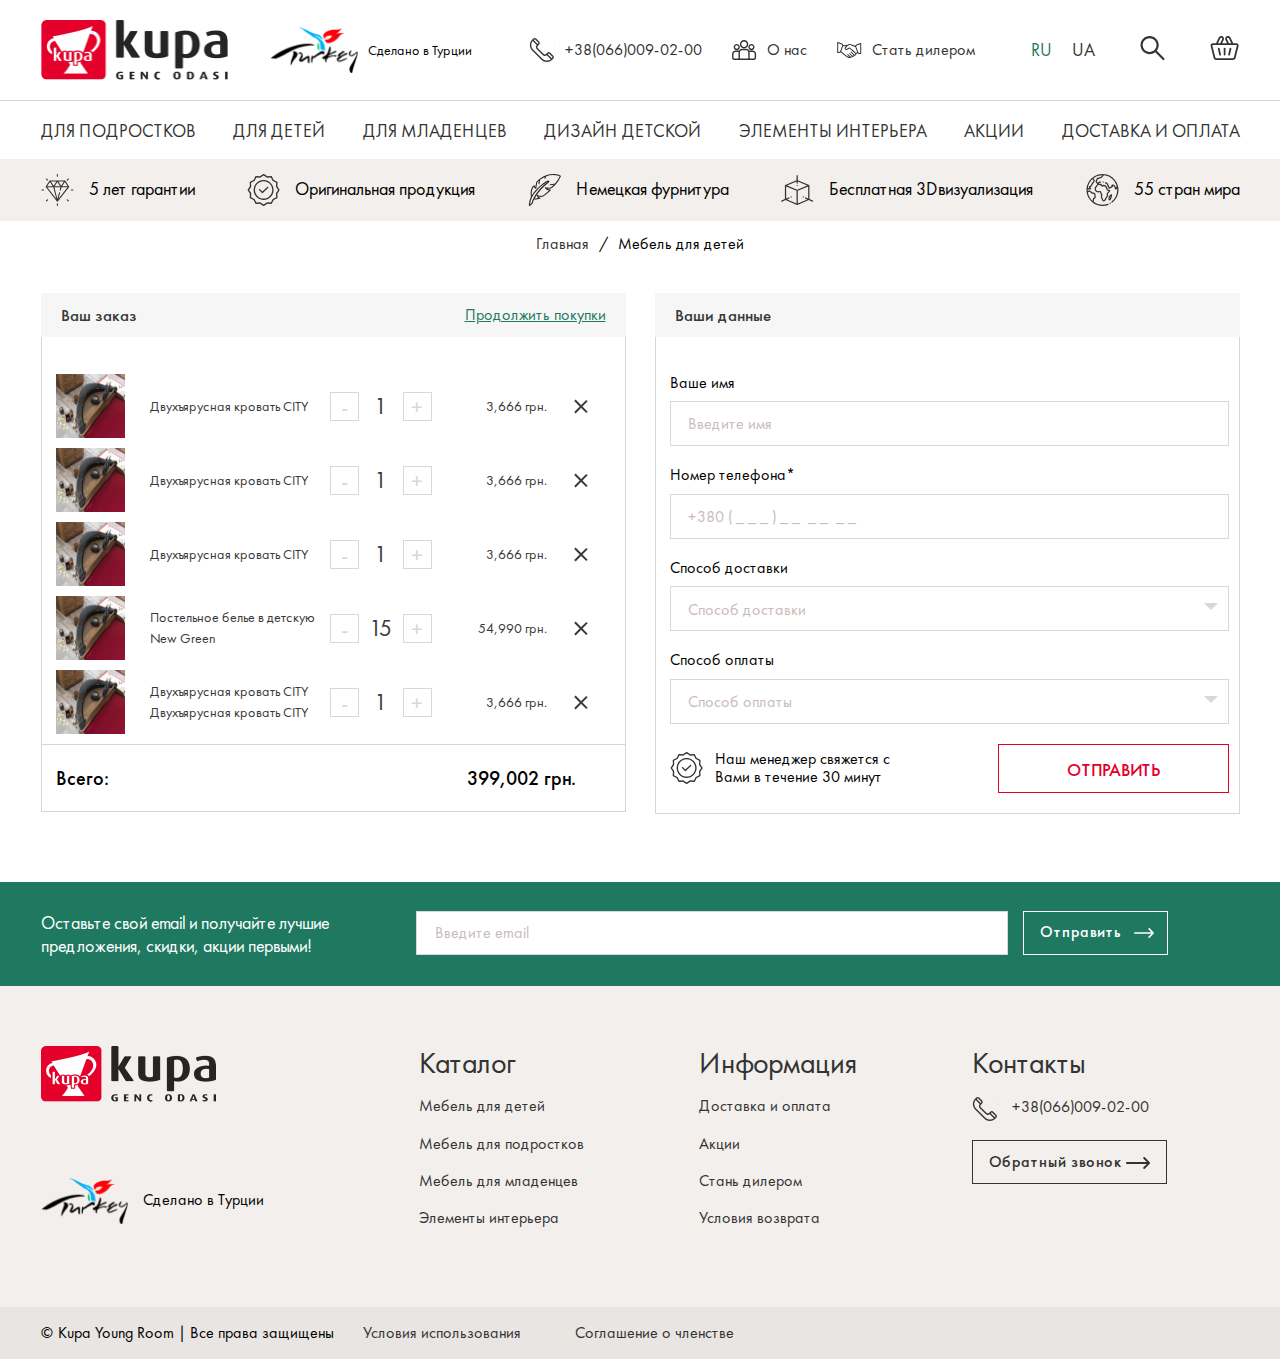
<file: cart.html>
<!DOCTYPE html>
<html lang="en">
<head>
  <meta charset="UTF-8">
  <meta name="viewport" content="width=device-width, initial-scale=1.0">
  <title>Document</title>
  <!-- inject:css -->
  <link rel="stylesheet" href="css/styles.css">
  <!-- endinject -->
</head>
<body>
  <!-- Header -->
  <header>
  <div class="container page-header">
    <div>
      <a href="#" class="page-header__logo"><img src="./images/kupa-logo.png" alt=""></a>
    </div>
    <div class="page-header__turkey">
      <img src="./images/Turkey.png" alt="">
      <span>Сделано в Турции</span>
    </div>
    <div class="page-header__top-menu">
      <ul>
        <li><a href="#" class="top-menu__call">
          <span>+38(066)009-02-00</span>
        </a></li>
        <li><a href="#" class="top-menu__about">
          <span>О нас</span>
        </a></li>
        <li><a href="#" class="top-menu__deal">
          <span>Стать дилером</span>
        </a></li>
      </ul>
    </div>
    <div class="page-header__controls flex">
      <div class="page-header__controls__lang">
        <a href="#" class="active">RU</a>
        <a href="#">UA</a>
      </div>
      <div class="page-header__controls__search">
        <a href="#" class="page-header__search-btn">
          <svg width="25px" height="24px" viewBox="0 0 25 24" version="1.1" xmlns="http://www.w3.org/2000/svg" xmlns:xlink="http://www.w3.org/1999/xlink">
            <!-- Generator: sketchtool 63.1 (101010) - https://sketch.com -->
            <title>022CA751-7AD0-42E5-875D-685D8F4FBAB3</title>
            <desc>Created with sketchtool.</desc>
            <g id="Page-1" stroke="none" stroke-width="1" fill="none" fill-rule="evenodd">
                <g id="Kupa-shop-main-1" transform="translate(-1461.000000, -38.000000)" fill="#333333" fill-rule="nonzero">
                    <g id="header" transform="translate(0.000000, 20.000000)">
                        <g id="search" transform="translate(1461.520833, 18.000000)">
                            <path d="M23.7051035,22.1377455 L16.2589552,14.6994182 C17.4752754,13.1535273 18.2015584,11.2055273 18.2015584,9.09134545 C18.2015584,4.07832727 14.1189829,0 9.1007428,0 C4.08257553,0 0,4.07832727 0,9.09134545 C0,14.1042182 4.08257553,18.1825455 9.1007428,18.1825455 C11.2171269,18.1825455 13.1671561,17.4570909 14.7145845,16.2421091 L22.1607328,23.6804364 C22.3739729,23.8935273 22.6534637,24 22.9329545,24 C23.2124454,24 23.4919362,23.8935273 23.7051035,23.6804364 C24.1316564,23.2544727 24.1316564,22.5637091 23.7051035,22.1377455 Z M2.18409091,9.09134545 C2.18409091,5.28138182 5.28688326,2.18181818 9.1007428,2.18181818 C12.9146752,2.18181818 16.0174675,5.28138182 16.0174675,9.09127273 C16.0174675,12.9011636 12.9146752,16.0006545 9.1007428,16.0006545 C5.28688326,16.0006545 2.18409091,12.9011636 2.18409091,9.09134545 Z" id="Shape"></path>
                        </g>
                    </g>
                </g>
            </g>
          </svg>
        </a>
      </div>
      <div class="page-header__controls__cart">
        <a href="#">
          <svg width="29px" height="24px" viewBox="0 0 29 24" version="1.1" xmlns="http://www.w3.org/2000/svg" xmlns:xlink="http://www.w3.org/1999/xlink">
            <!-- Generator: sketchtool 63.1 (101010) - https://sketch.com -->
            <title>8AC93558-D6C3-4B77-8119-4D8F69F63345</title>
            <desc>Created with sketchtool.</desc>
            <g id="Page-1" stroke="none" stroke-width="1" fill="none" fill-rule="evenodd">
                <g id="Kupa-shop-main-1" transform="translate(-1533.000000, -38.000000)" fill="#333333" fill-rule="nonzero">
                    <g id="header" transform="translate(0.000000, 20.000000)">
                        <g id="basket" transform="translate(1533.595833, 18.000000)">
                            <path d="M25.8376445,7.26568714 L22.5867304,7.26568714 L19.9084666,1.59464683 C19.2627472,0.227433593 17.6109225,-0.366124556 16.2262464,0.271342423 C14.8382639,0.91038729 14.2387225,2.53653748 14.8859848,3.90712413 L16.4721245,7.26568714 L11.5571524,7.26568714 L13.1432921,3.90712413 C13.4560675,3.2447918 13.4889101,2.50187834 13.2358132,1.81517035 C12.3934245,-0.469557872 9.15716833,-0.599815293 8.12081032,1.59464683 L5.44254647,7.26568714 L2.1915773,7.26568714 C0.772295289,7.26568714 -0.273430555,8.57810955 0.0635359592,9.94129645 L2.96828099,21.6958045 C3.29775323,23.0292836 4.49876471,23.9606187 5.88889623,23.9606187 L22.1403255,23.9606187 C23.5304571,23.9606187 24.7314134,23.0292836 25.0609408,21.6958045 L27.9656858,9.94129645 C28.3022115,8.57990508 27.2588,7.26568714 25.8376445,7.26568714 Z M16.4841373,3.17133837 C16.1732906,2.5131412 16.662567,1.75618997 17.3957378,1.75618997 C17.7754107,1.75618997 18.139599,1.96898728 18.3103691,2.330487 L20.6410863,7.26568714 L18.4177686,7.26568714 L16.4841373,3.17133837 Z M9.71890777,2.330487 C9.95370978,1.83334328 10.5542982,1.61749901 11.0577917,1.8493398 C11.5612853,2.0811806 11.7798864,2.67419465 11.5451395,3.17133837 L9.6115083,7.26568714 L7.38819057,7.26568714 L9.71890777,2.330487 Z M26.2525844,9.52854256 L23.3478394,21.283105 C23.211565,21.834441 22.7150697,22.2194459 22.1403255,22.2194459 L5.88889623,22.2194459 C5.31415203,22.2194459 4.81765681,21.8343866 4.68138237,21.2830506 L1.77663735,9.52854256 C1.7110074,9.26313082 1.91379346,9.00680555 2.1915773,9.00680555 L25.8375894,9.00680555 C26.1154834,9.00680555 26.3181593,9.26313082 26.2525844,9.52854256 L26.2525844,9.52854256 Z" id="Shape"></path>
                            <path d="M14.0146109,11.6621199 C13.5276488,11.6621199 13.1329324,12.0519128 13.1329324,12.5326792 L13.1329324,18.6936267 C13.1329324,19.174393 13.5276488,19.5641859 14.0146109,19.5641859 C14.501573,19.5641859 14.8962894,19.174393 14.8962894,18.6936267 L14.8962894,12.5326792 C14.8962894,12.0518584 14.501573,11.6621199 14.0146109,11.6621199 L14.0146109,11.6621199 Z" id="Path"></path>
                            <path d="M20.0844165,11.6830678 C19.609302,11.5782742 19.1378244,11.873557 19.0316373,12.342734 L17.6367116,18.5036815 C17.5138277,19.0464752 17.9318535,19.5643491 18.4979462,19.5643491 C18.9016448,19.5643491 19.2658331,19.2887627 19.3575828,18.8835174 L20.7525084,12.7225699 C20.8586956,12.2533929 20.5596413,11.7879702 20.0844165,11.6830678 L20.0844165,11.6830678 Z" id="Path"></path>
                            <path d="M8.99758452,12.342734 C8.89128715,11.8735026 8.42014018,11.578111 7.94480525,11.6830678 C7.46963562,11.7879702 7.17052618,12.2533929 7.27676844,12.7225699 L8.67169409,18.8835174 C8.76344376,19.2887627 9.12752189,19.5643491 9.53133066,19.5643491 C10.0968723,19.5643491 10.5155594,19.0469105 10.3925653,18.5036815 L8.99758452,12.342734 Z" id="Path"></path>
                        </g>
                    </g>
                </g>
            </g>
          </svg>
        </a>
      </div>
      <div class="hamburger">
        <span class="hamburger__item"></span>
        <span class="hamburger__item"></span>
        <span class="hamburger__item"></span>
        <span class="hamburger__item"></span>
      </div>
    </div>
  </div>
  <nav class="navigation">
    <div class="container">
      <div class="menu__wrap has-submenu">
        <a href="#" class="menu__item">для подростков</a>
        <div class="submenu">
          <ul>
            <li> <a href="#" class="submenu__item">Мебель для девочек-подростков</a></li>
            <li> <a href="#" class="submenu__item">Мебель для девочек-подростков</a></li>
            <li> <a href="#" class="submenu__item">Мебель для девочек-подростков</a></li>
            <li> <a href="#" class="submenu__item">Мебель для девочек-подростков</a></li>
            <li> <a href="#" class="submenu__item">Мебель для девочек-подростков</a></li>
            <li> <a href="#" class="submenu__item">Мебель для девочек-подростков</a></li>
            <li> <a href="#" class="submenu__item">Мебель для девочек-подростков</a></li>
            <li> <a href="#" class="submenu__item">Мебель для девочек-подростков</a></li>
            <li> <a href="#" class="submenu__item">Мебель для девочек-подростков</a></li>
            <li> <a href="#" class="submenu__item">Мебель для девочек-подростков</a></li>
          </ul>
          <div class="submenu__image">
            <img src="./images/category5.png" alt="">
          </div>
        </div>
      </div>
      <div class="menu__wrap has-submenu">
        <a href="#" class="menu__item">для детей</a>
        <div class="submenu">
          <ul>
            <li> <a href="#" class="submenu__item">Мебель для девочек-подростков</a></li>
            <li> <a href="#" class="submenu__item">Мебель для девочек-подростков</a></li>
            <li> <a href="#" class="submenu__item">Мебель для девочек-подростков</a></li>
            <li> <a href="#" class="submenu__item">Мебель для девочек-подростков</a></li>
            <li> <a href="#" class="submenu__item">Мебель для девочек-подростков</a></li>
            <li> <a href="#" class="submenu__item">Мебель для девочек-подростков</a></li>
            <li> <a href="#" class="submenu__item">Мебель для девочек-подростков</a></li>
            <li> <a href="#" class="submenu__item">Мебель для девочек-подростков</a></li>
            <li> <a href="#" class="submenu__item">Мебель для девочек-подростков</a></li>
            <li> <a href="#" class="submenu__item">Мебель для девочек-подростков</a></li>
          </ul>
          <div class="submenu__image">
            <img src="./images/category5.png" alt="">
          </div>
        </div>
      </div>
      <div class="menu__wrap has-submenu">
        <a href="#" class="menu__item">для младенцев</a>
        <div class="submenu">
          <ul>
            <li> <a href="#" class="submenu__item">Мебель для девочек-подростков</a></li>
            <li> <a href="#" class="submenu__item">Мебель для девочек-подростков</a></li>
            <li> <a href="#" class="submenu__item">Мебель для девочек-подростков</a></li>
            <li> <a href="#" class="submenu__item">Мебель для девочек-подростков</a></li>
            <li> <a href="#" class="submenu__item">Мебель для девочек-подростков</a></li>
            <li> <a href="#" class="submenu__item">Мебель для девочек-подростков</a></li>
            <li> <a href="#" class="submenu__item">Мебель для девочек-подростков</a></li>
            <li> <a href="#" class="submenu__item">Мебель для девочек-подростков</a></li>
            <li> <a href="#" class="submenu__item">Мебель для девочек-подростков</a></li>
            <li> <a href="#" class="submenu__item">Мебель для девочек-подростков</a></li>
          </ul>
          <div class="submenu__image">
            <img src="./images/category5.png" alt="">
          </div>
        </div>
      </div>
      <div class="menu__wrap"><a href="#" class="menu__item">дизайн детской</a></div>
      <div class="menu__wrap"><a href="#" class="menu__item">элементы интерьера</a></div>
      <div class="menu__wrap"><a href="#" class="menu__item">акции</a></div>
      <div class="menu__wrap">
        <a href="#" class="menu__item">доставка и оплата</a>
      </div>
      <div class="menu__wrap lang is-mobile">
        <a href="#" class="active">RU</a>
        <a href="#">UA</a>
      </div>
    </div>
  </nav>
  <div class="under-nav">
    <div class="container flex">
      <div class="flex">
        <img src="./images/miscellaneous.svg" alt="">
        <span>5 лет гарантии</span>
      </div>
      <div class="flex">
        <img src="./images/medal.svg" alt="">
        <span>Оригинальная продукция</span>
      </div>
      <div class="flex">
        <img src="./images/cloth.svg" alt="">
        <span>Немецкая фурнитура</span>
      </div>
      <div class="flex">
        <img src="./images/3d.svg" alt="">
        <span>Бесплатная 3Dвизуализация</span>
      </div>
      <div class="flex">
        <img src="./images/world.svg" alt="">
        <span>55 стран мира</span>
      </div>
    </div>
  </div>
</header>


  <main>
    <div class="breadcrumbs">
  <a href="#">Главная</a>
  <span>Мебель для детей</span>
</div>
    
    <div class="container cart-flex">
  <div class="cart-order mr">
    <div class="cart-order__header">
      <div class="t-lead">Ваш заказ</div>
      <a href="#">Продолжить покупки</a>
    </div>
    <div class="cart-order__body">
      <div class="cart-order__item">
        <img class="cart-order__thumb" src="./images/category1.png" alt="">
        <span class="cart-order__title">Двухъярусная кровать CITY </span>
        <div class="cart-order__spinner">
          <a href="#" class="cart-order__spinner-btn j-increment">-</a>
          <span class="cart-order__spinner-value j-value">1</span>
          <a href="#" class="cart-order__spinner-btn j-decrement">+</a>
        </div>
        <div class="cart-order__cost">
          3,666 грн.
        </div>
        <a href="#" class="cart-order__remove">
  
        </a>
      </div>
      <div class="cart-order__item">
        <img class="cart-order__thumb" src="./images/category1.png" alt="">
        <span class="cart-order__title">Двухъярусная кровать CITY </span>
        <div class="cart-order__spinner">
          <a href="#" class="cart-order__spinner-btn j-increment">-</a>
          <span class="cart-order__spinner-value j-value">1</span>
          <a href="#" class="cart-order__spinner-btn j-decrement">+</a>
        </div>
        <div class="cart-order__cost">
          3,666 грн.
        </div>
        <a href="#" class="cart-order__remove">
  
        </a>
      </div>
      <div class="cart-order__item">
        <img class="cart-order__thumb" src="./images/category1.png" alt="">
        <span class="cart-order__title">Двухъярусная кровать CITY </span>
        <div class="cart-order__spinner">
          <a href="#" class="cart-order__spinner-btn j-increment">-</a>
          <span class="cart-order__spinner-value j-value">1</span>
          <a href="#" class="cart-order__spinner-btn j-decrement">+</a>
        </div>
        <div class="cart-order__cost">
          3,666 грн.
        </div>
        <a href="#" class="cart-order__remove">
  
        </a>
      </div>
      <div class="cart-order__item">
        <img class="cart-order__thumb" src="./images/category1.png" alt="">
        <span class="cart-order__title">Постельное белье 
          в детскую New Green  </span>
        <div class="cart-order__spinner">
          <a href="#" class="cart-order__spinner-btn j-increment">-</a>
          <span class="cart-order__spinner-value j-value">15</span>
          <a href="#" class="cart-order__spinner-btn j-decrement">+</a>
        </div>
        <div class="cart-order__cost">
          54,990 грн.
        </div>
        <a href="#" class="cart-order__remove">
  
        </a>
      </div>
      <div class="cart-order__item">
        <img class="cart-order__thumb" src="./images/category1.png" alt="">
        <span class="cart-order__title">Двухъярусная кровать CITY Двухъярусная кровать CITY</span>
        <div class="cart-order__spinner">
          <a href="#" class="cart-order__spinner-btn j-increment">-</a>
          <span class="cart-order__spinner-value j-value">1</span>
          <a href="#" class="cart-order__spinner-btn j-decrement">+</a>
        </div>
        <div class="cart-order__cost">
          3,666 грн.
        </div>
        <a href="#" class="cart-order__remove">
  
        </a>
      </div>
    </div>
    <div class="cart-order__footer">
      <span class="t-lead">Всего:</span>
      <span class="cart-order__total" id="total-cost">399,002 грн.</span>
    </div>
  </div>
  <div class="cart-form ml"> 
    <div class="cart-form__header">
      <div class="t-lead">Ваши данные</div>
    </div>
    <form class="cart-order__body" action="#">
      <div class="field-group">
        <label for="">Ваше имя</label>
        <input type="text" name="" id="" placeholder="Введите имя">
      </div>
      <div class="field-group">
        <label for="">Номер телефона*</label>
        <input type="tel" name="" id="" placeholder="+380 ( _ _ _ ) _ _  _ _  _ _">
      </div>
      <div class="field-group">
        <label for="">Способ доставки</label>
        <select class="custom-select">
          <option value="hide">Способ доставки</option>
          <option value="samovyvoz">Самовывоз</option>
          <option value="novaposhta">Новая почта</option>
          <option value="adresnaya">Адресная доставка</option>
      </select>
      </div>
      <div class="field-group">
        <label for="">Способ оплаты</label>
        <select class="custom-select">
          <option value="hide">Способ оплаты</option>
          <option value="privat24">Приват24</option>
          <option value="google-pay">Google Pay</option>
          <option value="apple-pay">Apple Pay</option>
      </select> 
      </div>
      <div class="field-group checkout-flex">
        <div class="checkout-tip">
          <img src="./images/medal.svg" alt="">
          <span>Наш менеджер свяжется с 
            Вами в течение 30 минут</span>
        </div>
        <button type="submit" class="btn-submit btn-buy open-modal">Отправить</button>

        <div class="modal success-modal" data-modal="3d">
  <div class="modal-overlay modal-toggle"></div>
  <div class="modal-wrapper modal-transition">
    <button class="modal-close">&#10005;</button>
    <div class="modal-flex">
      <div class="modal-info">
        <h2 class="modal-heading">Ваши данные успешно
          отправлены!</h2>
        <p>Вы будете получать лучшие предложения, скидки и нвовости на указанный email.
          Отказаться от расслыки можно в любой момент, нажав кнопку “отписаться”</p>
      </div>
      <div class="modal-image">
        <img src="./images/category1.png" alt="">
      </div>
    </div>
    
  </div>
</div>

      </div>
    </form>
  </div>
</div>
  </main>

  <footer>
  <div class="subscribe-panel">
    <div class="container">
      <div class="subscribe-panel__label">
        Оставьте свой email  и получайте лучшие предложения, скидки, акции первыми!
      </div>
      <form action="" class="subscribe-panel__form">
        <input type="text" name="" id="" placeholder="Введите email">
        <button type="submit" class="btn-white">Отправить</button>
      </form>
    </div>
  </div>
  <div class="footer-info container">
    <div class="footer-info__logo">
      <img src="./images/logo-footer.png" alt="">
      <div class="turkey flex">
        <img src="./images/Turkey.png" alt="">
        <span>Сделано в Турции</span>
      </div>
    </div>
    <div class="footer-info__menu">
      <span class="title">Каталог</span>
      <ul>
        <li><a href="#" class="menu__item">Мебель для детей</a></li>
        <li><a href="#" class="menu__item">Мебель для подростков</a></li>
        <li><a href="#" class="menu__item">Мебель для младенцев</a></li>
        <li><a href="#" class="menu__item">Элементы интерьера</a></li>
      </ul>
    </div>
    <div class="footer-info__menu">
      <span class="title">Информация</span>
      <ul>
        <li><a href="#" class="menu__item">Доставка и оплата</a></li>
        <li><a href="#" class="menu__item">Акции</a></li>
        <li><a href="#" class="menu__item">Стань дилером</a></li>
        <li><a href="#" class="menu__item">Условия возврата</a></li>
      </ul>
    </div>
    <div class="footer-info__menu">
      <span class="title">Контакты</span>
      <ul>
        <li><a href="tel:+38(066)009-02-00" class="info__menu__call menu__item">
          <span>+38(066)009-02-00</span>
        </a></li>
        <li>
          <a href="#" class="info__menu__callback btn-invert">
            Обратный звонок
          </a>
        </li>
      </ul>
    </div>
  </div>
  <div class="footer-copy">
     <div class="container">
      <span>© Kupa Young Room | Все права защищены </span>
      <a href="#">Условия использования</a>
      <a href="#">Соглашение о членстве</a>
     </div>
  </div>
</footer>
  <!-- inject:js -->
  <script src="js/app.js"></script>
  <!-- endinject -->
</body>
</html>
</file>
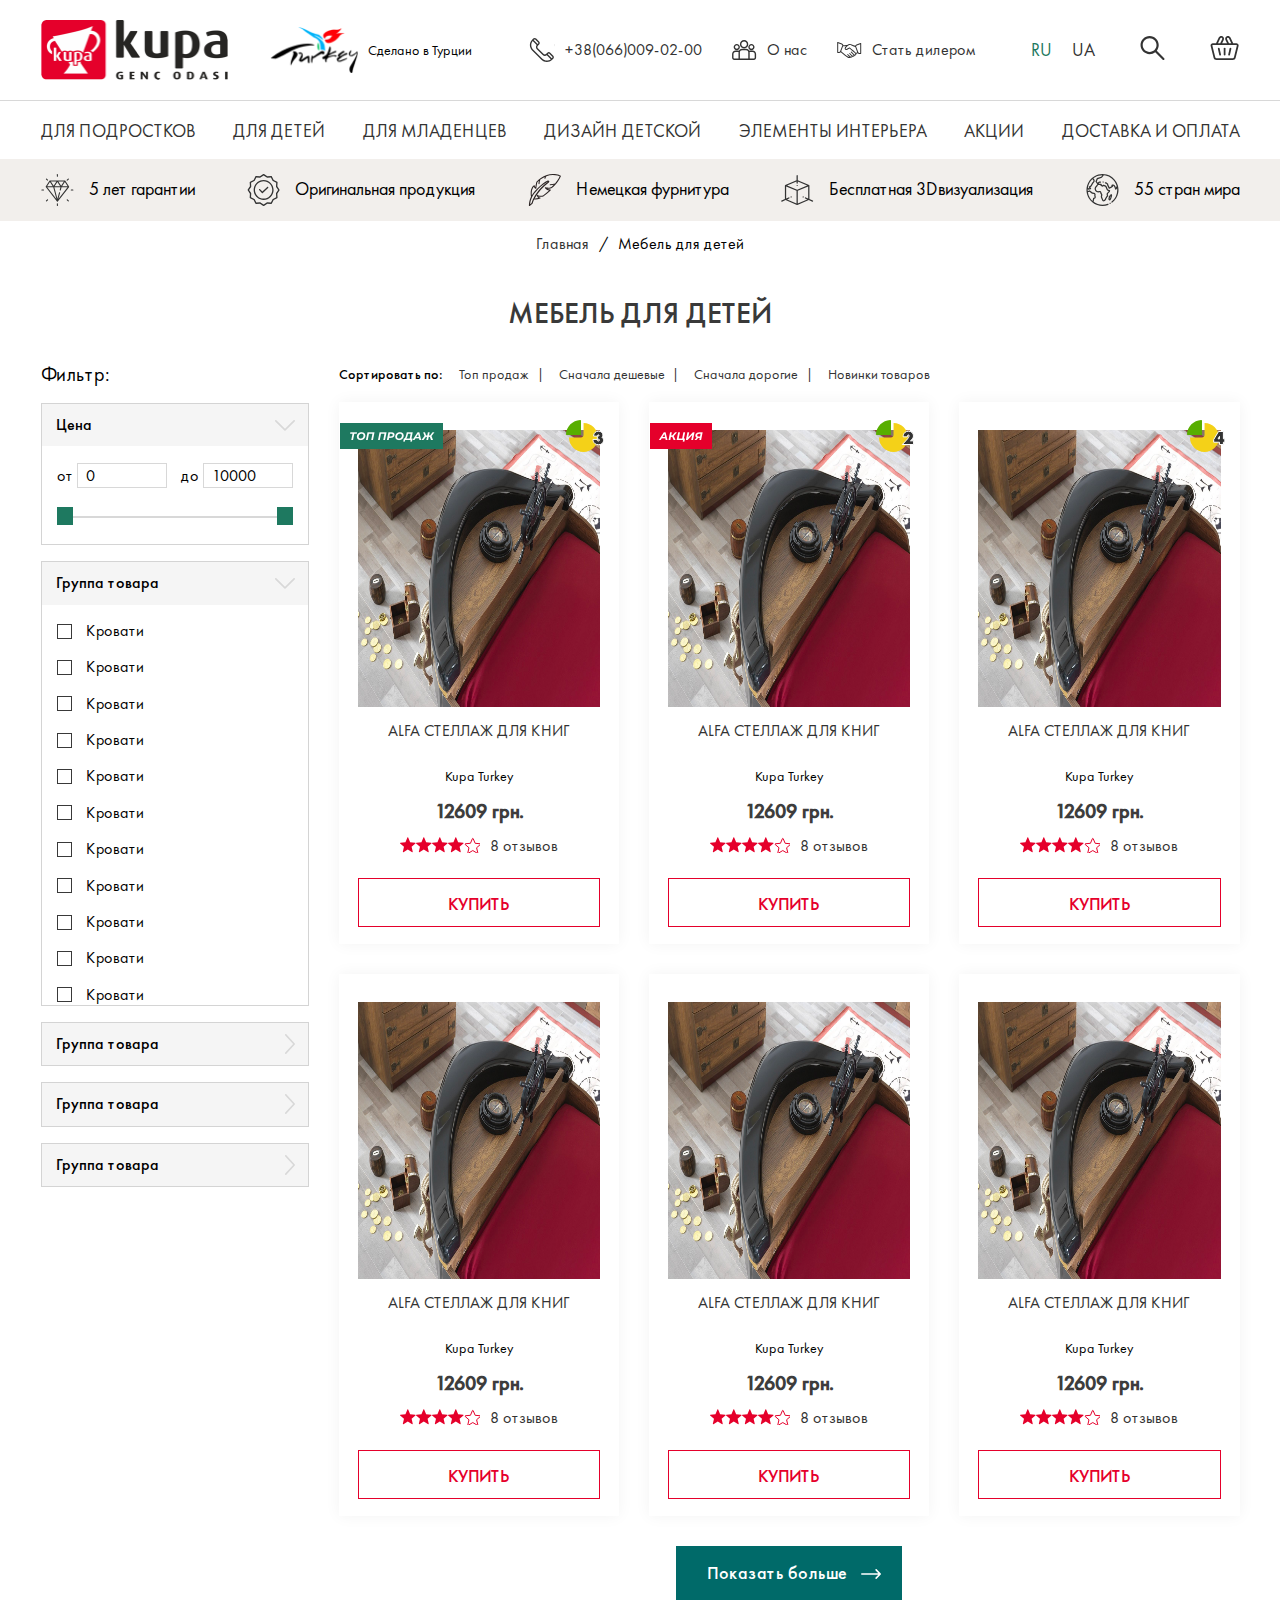
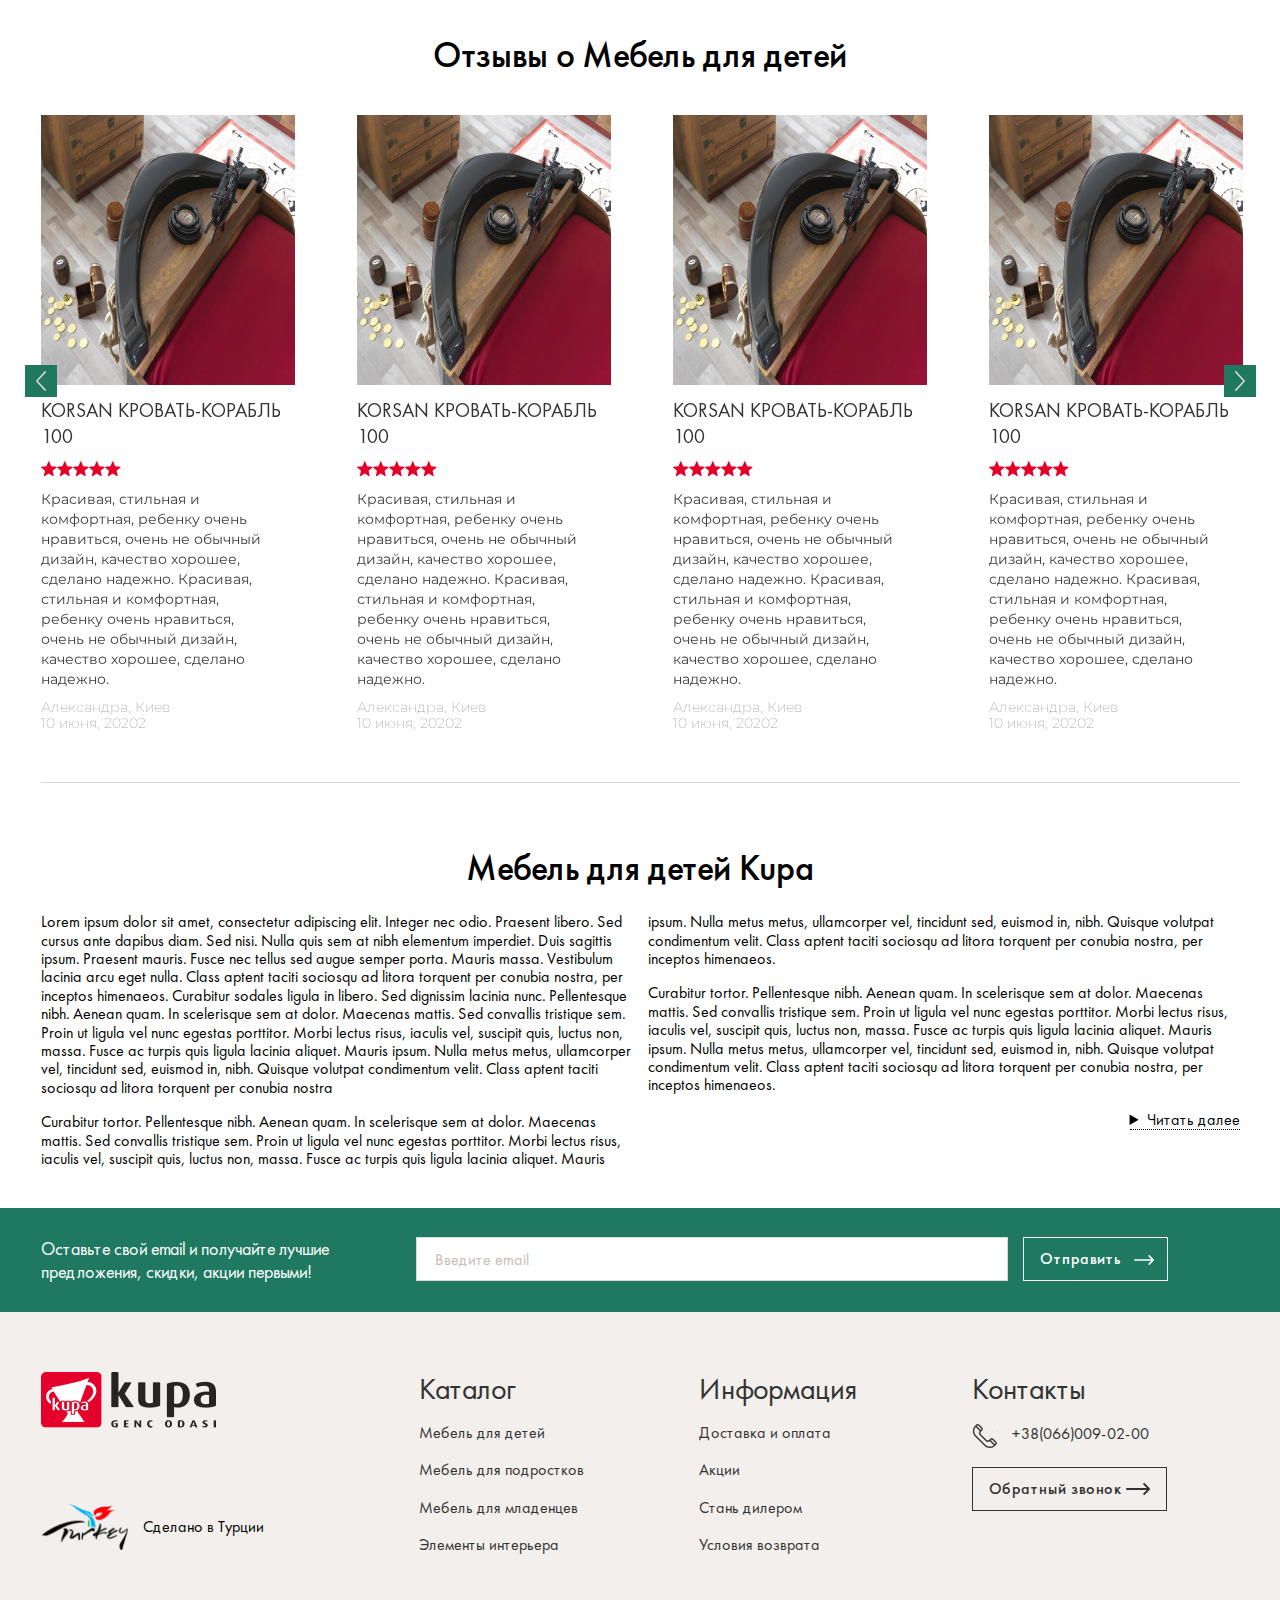
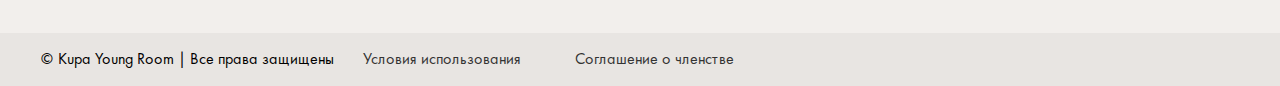
<file: catalog.html>
<!DOCTYPE html>
<html lang="en">
<head>
  <meta charset="UTF-8">
  <meta name="viewport" content="width=device-width, initial-scale=1.0">
  <title>Document</title>
  <!-- inject:css -->
  <link rel="stylesheet" href="css/styles.css">
  <!-- endinject -->
</head>
<body>
  <!-- Header -->
  <header>
  <div class="container page-header">
    <div>
      <a href="#" class="page-header__logo"><img src="./images/kupa-logo.png" alt=""></a>
    </div>
    <div class="page-header__turkey">
      <img src="./images/Turkey.png" alt="">
      <span>Сделано в Турции</span>
    </div>
    <div class="page-header__top-menu">
      <ul>
        <li><a href="#" class="top-menu__call">
          <span>+38(066)009-02-00</span>
        </a></li>
        <li><a href="#" class="top-menu__about">
          <span>О нас</span>
        </a></li>
        <li><a href="#" class="top-menu__deal">
          <span>Стать дилером</span>
        </a></li>
      </ul>
    </div>
    <div class="page-header__controls flex">
      <div class="page-header__controls__lang">
        <a href="#" class="active">RU</a>
        <a href="#">UA</a>
      </div>
      <div class="page-header__controls__search">
        <a href="#" class="page-header__search-btn">
          <svg width="25px" height="24px" viewBox="0 0 25 24" version="1.1" xmlns="http://www.w3.org/2000/svg" xmlns:xlink="http://www.w3.org/1999/xlink">
            <!-- Generator: sketchtool 63.1 (101010) - https://sketch.com -->
            <title>022CA751-7AD0-42E5-875D-685D8F4FBAB3</title>
            <desc>Created with sketchtool.</desc>
            <g id="Page-1" stroke="none" stroke-width="1" fill="none" fill-rule="evenodd">
                <g id="Kupa-shop-main-1" transform="translate(-1461.000000, -38.000000)" fill="#333333" fill-rule="nonzero">
                    <g id="header" transform="translate(0.000000, 20.000000)">
                        <g id="search" transform="translate(1461.520833, 18.000000)">
                            <path d="M23.7051035,22.1377455 L16.2589552,14.6994182 C17.4752754,13.1535273 18.2015584,11.2055273 18.2015584,9.09134545 C18.2015584,4.07832727 14.1189829,0 9.1007428,0 C4.08257553,0 0,4.07832727 0,9.09134545 C0,14.1042182 4.08257553,18.1825455 9.1007428,18.1825455 C11.2171269,18.1825455 13.1671561,17.4570909 14.7145845,16.2421091 L22.1607328,23.6804364 C22.3739729,23.8935273 22.6534637,24 22.9329545,24 C23.2124454,24 23.4919362,23.8935273 23.7051035,23.6804364 C24.1316564,23.2544727 24.1316564,22.5637091 23.7051035,22.1377455 Z M2.18409091,9.09134545 C2.18409091,5.28138182 5.28688326,2.18181818 9.1007428,2.18181818 C12.9146752,2.18181818 16.0174675,5.28138182 16.0174675,9.09127273 C16.0174675,12.9011636 12.9146752,16.0006545 9.1007428,16.0006545 C5.28688326,16.0006545 2.18409091,12.9011636 2.18409091,9.09134545 Z" id="Shape"></path>
                        </g>
                    </g>
                </g>
            </g>
          </svg>
        </a>
      </div>
      <div class="page-header__controls__cart">
        <a href="#">
          <svg width="29px" height="24px" viewBox="0 0 29 24" version="1.1" xmlns="http://www.w3.org/2000/svg" xmlns:xlink="http://www.w3.org/1999/xlink">
            <!-- Generator: sketchtool 63.1 (101010) - https://sketch.com -->
            <title>8AC93558-D6C3-4B77-8119-4D8F69F63345</title>
            <desc>Created with sketchtool.</desc>
            <g id="Page-1" stroke="none" stroke-width="1" fill="none" fill-rule="evenodd">
                <g id="Kupa-shop-main-1" transform="translate(-1533.000000, -38.000000)" fill="#333333" fill-rule="nonzero">
                    <g id="header" transform="translate(0.000000, 20.000000)">
                        <g id="basket" transform="translate(1533.595833, 18.000000)">
                            <path d="M25.8376445,7.26568714 L22.5867304,7.26568714 L19.9084666,1.59464683 C19.2627472,0.227433593 17.6109225,-0.366124556 16.2262464,0.271342423 C14.8382639,0.91038729 14.2387225,2.53653748 14.8859848,3.90712413 L16.4721245,7.26568714 L11.5571524,7.26568714 L13.1432921,3.90712413 C13.4560675,3.2447918 13.4889101,2.50187834 13.2358132,1.81517035 C12.3934245,-0.469557872 9.15716833,-0.599815293 8.12081032,1.59464683 L5.44254647,7.26568714 L2.1915773,7.26568714 C0.772295289,7.26568714 -0.273430555,8.57810955 0.0635359592,9.94129645 L2.96828099,21.6958045 C3.29775323,23.0292836 4.49876471,23.9606187 5.88889623,23.9606187 L22.1403255,23.9606187 C23.5304571,23.9606187 24.7314134,23.0292836 25.0609408,21.6958045 L27.9656858,9.94129645 C28.3022115,8.57990508 27.2588,7.26568714 25.8376445,7.26568714 Z M16.4841373,3.17133837 C16.1732906,2.5131412 16.662567,1.75618997 17.3957378,1.75618997 C17.7754107,1.75618997 18.139599,1.96898728 18.3103691,2.330487 L20.6410863,7.26568714 L18.4177686,7.26568714 L16.4841373,3.17133837 Z M9.71890777,2.330487 C9.95370978,1.83334328 10.5542982,1.61749901 11.0577917,1.8493398 C11.5612853,2.0811806 11.7798864,2.67419465 11.5451395,3.17133837 L9.6115083,7.26568714 L7.38819057,7.26568714 L9.71890777,2.330487 Z M26.2525844,9.52854256 L23.3478394,21.283105 C23.211565,21.834441 22.7150697,22.2194459 22.1403255,22.2194459 L5.88889623,22.2194459 C5.31415203,22.2194459 4.81765681,21.8343866 4.68138237,21.2830506 L1.77663735,9.52854256 C1.7110074,9.26313082 1.91379346,9.00680555 2.1915773,9.00680555 L25.8375894,9.00680555 C26.1154834,9.00680555 26.3181593,9.26313082 26.2525844,9.52854256 L26.2525844,9.52854256 Z" id="Shape"></path>
                            <path d="M14.0146109,11.6621199 C13.5276488,11.6621199 13.1329324,12.0519128 13.1329324,12.5326792 L13.1329324,18.6936267 C13.1329324,19.174393 13.5276488,19.5641859 14.0146109,19.5641859 C14.501573,19.5641859 14.8962894,19.174393 14.8962894,18.6936267 L14.8962894,12.5326792 C14.8962894,12.0518584 14.501573,11.6621199 14.0146109,11.6621199 L14.0146109,11.6621199 Z" id="Path"></path>
                            <path d="M20.0844165,11.6830678 C19.609302,11.5782742 19.1378244,11.873557 19.0316373,12.342734 L17.6367116,18.5036815 C17.5138277,19.0464752 17.9318535,19.5643491 18.4979462,19.5643491 C18.9016448,19.5643491 19.2658331,19.2887627 19.3575828,18.8835174 L20.7525084,12.7225699 C20.8586956,12.2533929 20.5596413,11.7879702 20.0844165,11.6830678 L20.0844165,11.6830678 Z" id="Path"></path>
                            <path d="M8.99758452,12.342734 C8.89128715,11.8735026 8.42014018,11.578111 7.94480525,11.6830678 C7.46963562,11.7879702 7.17052618,12.2533929 7.27676844,12.7225699 L8.67169409,18.8835174 C8.76344376,19.2887627 9.12752189,19.5643491 9.53133066,19.5643491 C10.0968723,19.5643491 10.5155594,19.0469105 10.3925653,18.5036815 L8.99758452,12.342734 Z" id="Path"></path>
                        </g>
                    </g>
                </g>
            </g>
          </svg>
        </a>
      </div>
      <div class="hamburger">
        <span class="hamburger__item"></span>
        <span class="hamburger__item"></span>
        <span class="hamburger__item"></span>
        <span class="hamburger__item"></span>
      </div>
    </div>
  </div>
  <nav class="navigation">
    <div class="container">
      <div class="menu__wrap has-submenu">
        <a href="#" class="menu__item">для подростков</a>
        <div class="submenu">
          <ul>
            <li> <a href="#" class="submenu__item">Мебель для девочек-подростков</a></li>
            <li> <a href="#" class="submenu__item">Мебель для девочек-подростков</a></li>
            <li> <a href="#" class="submenu__item">Мебель для девочек-подростков</a></li>
            <li> <a href="#" class="submenu__item">Мебель для девочек-подростков</a></li>
            <li> <a href="#" class="submenu__item">Мебель для девочек-подростков</a></li>
            <li> <a href="#" class="submenu__item">Мебель для девочек-подростков</a></li>
            <li> <a href="#" class="submenu__item">Мебель для девочек-подростков</a></li>
            <li> <a href="#" class="submenu__item">Мебель для девочек-подростков</a></li>
            <li> <a href="#" class="submenu__item">Мебель для девочек-подростков</a></li>
            <li> <a href="#" class="submenu__item">Мебель для девочек-подростков</a></li>
          </ul>
          <div class="submenu__image">
            <img src="./images/category5.png" alt="">
          </div>
        </div>
      </div>
      <div class="menu__wrap has-submenu">
        <a href="#" class="menu__item">для детей</a>
        <div class="submenu">
          <ul>
            <li> <a href="#" class="submenu__item">Мебель для девочек-подростков</a></li>
            <li> <a href="#" class="submenu__item">Мебель для девочек-подростков</a></li>
            <li> <a href="#" class="submenu__item">Мебель для девочек-подростков</a></li>
            <li> <a href="#" class="submenu__item">Мебель для девочек-подростков</a></li>
            <li> <a href="#" class="submenu__item">Мебель для девочек-подростков</a></li>
            <li> <a href="#" class="submenu__item">Мебель для девочек-подростков</a></li>
            <li> <a href="#" class="submenu__item">Мебель для девочек-подростков</a></li>
            <li> <a href="#" class="submenu__item">Мебель для девочек-подростков</a></li>
            <li> <a href="#" class="submenu__item">Мебель для девочек-подростков</a></li>
            <li> <a href="#" class="submenu__item">Мебель для девочек-подростков</a></li>
          </ul>
          <div class="submenu__image">
            <img src="./images/category5.png" alt="">
          </div>
        </div>
      </div>
      <div class="menu__wrap has-submenu">
        <a href="#" class="menu__item">для младенцев</a>
        <div class="submenu">
          <ul>
            <li> <a href="#" class="submenu__item">Мебель для девочек-подростков</a></li>
            <li> <a href="#" class="submenu__item">Мебель для девочек-подростков</a></li>
            <li> <a href="#" class="submenu__item">Мебель для девочек-подростков</a></li>
            <li> <a href="#" class="submenu__item">Мебель для девочек-подростков</a></li>
            <li> <a href="#" class="submenu__item">Мебель для девочек-подростков</a></li>
            <li> <a href="#" class="submenu__item">Мебель для девочек-подростков</a></li>
            <li> <a href="#" class="submenu__item">Мебель для девочек-подростков</a></li>
            <li> <a href="#" class="submenu__item">Мебель для девочек-подростков</a></li>
            <li> <a href="#" class="submenu__item">Мебель для девочек-подростков</a></li>
            <li> <a href="#" class="submenu__item">Мебель для девочек-подростков</a></li>
          </ul>
          <div class="submenu__image">
            <img src="./images/category5.png" alt="">
          </div>
        </div>
      </div>
      <div class="menu__wrap"><a href="#" class="menu__item">дизайн детской</a></div>
      <div class="menu__wrap"><a href="#" class="menu__item">элементы интерьера</a></div>
      <div class="menu__wrap"><a href="#" class="menu__item">акции</a></div>
      <div class="menu__wrap">
        <a href="#" class="menu__item">доставка и оплата</a>
      </div>
      <div class="menu__wrap lang is-mobile">
        <a href="#" class="active">RU</a>
        <a href="#">UA</a>
      </div>
    </div>
  </nav>
  <div class="under-nav">
    <div class="container flex">
      <div class="flex">
        <img src="./images/miscellaneous.svg" alt="">
        <span>5 лет гарантии</span>
      </div>
      <div class="flex">
        <img src="./images/medal.svg" alt="">
        <span>Оригинальная продукция</span>
      </div>
      <div class="flex">
        <img src="./images/cloth.svg" alt="">
        <span>Немецкая фурнитура</span>
      </div>
      <div class="flex">
        <img src="./images/3d.svg" alt="">
        <span>Бесплатная 3Dвизуализация</span>
      </div>
      <div class="flex">
        <img src="./images/world.svg" alt="">
        <span>55 стран мира</span>
      </div>
    </div>
  </div>
</header>


  <main>
    <div class="breadcrumbs">
  <a href="#">Главная</a>
  <span>Мебель для детей</span>
</div>
    
    <div class="container">
  <h2 class="catalog-title">Мебель для детей</h2>
  
  <aside class="sidebar-filter">
  <span class="aside-title">
    Фильтр:
  </span>
  <div class="sidebar-filter__item">
    <div class="sidebar-filter__item-head opened">
      Цена
    </div>
    <div class="sidebar-filter__item-body opened">
      <div class="extra-controls">
        <div class="extra-controls__item">
          <label for="">от</label>
          <input type="text" value="0" class="inp-range js-from" />
        </div>
        <div class="extra-controls__item">
          <label for="">до</label>
          <input type="text" value="10000" class="inp-range js-to" />
        </div>
      </div>
      <input type="text" class="js-range-slider" name="my_range" value="" />
    </div>
  </div>
  <div class="sidebar-filter__item">
    <div class="sidebar-filter__item-head opened j_toggle">
      Группа товара
    </div>
    <div class="sidebar-filter__item-body opened">
      <div class="checkline">
        <input type="checkbox" name="" id="ch1">
        <label for="ch1" class="custom-check">
          <span>Кровати</span>
        </label>
      </div>
      <div class="checkline">
        <input type="checkbox" name="" id="ch2">
        <label for="ch2" class="custom-check">
          <span>Кровати</span>
        </label>
      </div>
      <div class="checkline">
        <input type="checkbox" name="" id="ch3">
        <label for="ch3" class="custom-check">
          <span>Кровати</span>
        </label>
      </div>
      <div class="checkline">
        <input type="checkbox" name="" id="ch4">
        <label for="ch4" class="custom-check">
          <span>Кровати</span>
        </label>
      </div>
      <div class="checkline">
        <input type="checkbox" name="" id="ch5">
        <label for="ch5" class="custom-check">
          <span>Кровати</span>
        </label>
      </div>
      <div class="checkline">
        <input type="checkbox" name="" id="ch6">
        <label for="ch6" class="custom-check">
          <span>Кровати</span>
        </label>
      </div>
      <div class="checkline">
        <input type="checkbox" name="" id="ch1">
        <label for="ch1" class="custom-check">
          <span>Кровати</span>
        </label>
      </div>
      <div class="checkline">
        <input type="checkbox" name="" id="ch2">
        <label for="ch2" class="custom-check">
          <span>Кровати</span>
        </label>
      </div>
      <div class="checkline">
        <input type="checkbox" name="" id="ch3">
        <label for="ch3" class="custom-check">
          <span>Кровати</span>
        </label>
      </div>
      <div class="checkline">
        <input type="checkbox" name="" id="ch4">
        <label for="ch4" class="custom-check">
          <span>Кровати</span>
        </label>
      </div>
      <div class="checkline">
        <input type="checkbox" name="" id="ch5">
        <label for="ch5" class="custom-check">
          <span>Кровати</span>
        </label>
      </div>
      <div class="checkline">
        <input type="checkbox" name="" id="ch6">
        <label for="ch6" class="custom-check">
          <span>Кровати</span>
        </label>
      </div>
      <div class="checkline">
        <input type="checkbox" name="" id="ch1">
        <label for="ch1" class="custom-check">
          <span>Кровати</span>
        </label>
      </div>
      <div class="checkline">
        <input type="checkbox" name="" id="ch2">
        <label for="ch2" class="custom-check">
          <span>Кровати</span>
        </label>
      </div>
      <div class="checkline">
        <input type="checkbox" name="" id="ch3">
        <label for="ch3" class="custom-check">
          <span>Кровати</span>
        </label>
      </div>
      <div class="checkline">
        <input type="checkbox" name="" id="ch4">
        <label for="ch4" class="custom-check">
          <span>Кровати</span>
        </label>
      </div>
      <div class="checkline">
        <input type="checkbox" name="" id="ch5">
        <label for="ch5" class="custom-check">
          <span>Кровати</span>
        </label>
      </div>
      <div class="checkline">
        <input type="checkbox" name="" id="ch6">
        <label for="ch6" class="custom-check">
          <span>Кровати</span>
        </label>
      </div>
      <div class="checkline">
        <input type="checkbox" name="" id="ch1">
        <label for="ch1" class="custom-check">
          <span>Кровати</span>
        </label>
      </div>
      <div class="checkline">
        <input type="checkbox" name="" id="ch2">
        <label for="ch2" class="custom-check">
          <span>Кровати</span>
        </label>
      </div>
      <div class="checkline">
        <input type="checkbox" name="" id="ch3">
        <label for="ch3" class="custom-check">
          <span>Кровати</span>
        </label>
      </div>
      <div class="checkline">
        <input type="checkbox" name="" id="ch4">
        <label for="ch4" class="custom-check">
          <span>Кровати</span>
        </label>
      </div>
      <div class="checkline">
        <input type="checkbox" name="" id="ch5">
        <label for="ch5" class="custom-check">
          <span>Кровати</span>
        </label>
      </div>
      <div class="checkline">
        <input type="checkbox" name="" id="ch6">
        <label for="ch6" class="custom-check">
          <span>Кровати</span>
        </label>
      </div>
    </div>
  </div>

  <div class="sidebar-filter__item">
    <div class="sidebar-filter__item-head j_toggle">
      Группа товара
    </div>
    <div class="sidebar-filter__item-body">
      <div class="checkline">
        <input type="checkbox" name="" id="ch1">
        <label for="ch1" class="custom-check">
          <span>Кровати</span>
        </label>
      </div>
      <div class="checkline">
        <input type="checkbox" name="" id="ch2">
        <label for="ch2" class="custom-check">
          <span>Кровати</span>
        </label>
      </div>
      <div class="checkline">
        <input type="checkbox" name="" id="ch3">
        <label for="ch3" class="custom-check">
          <span>Кровати</span>
        </label>
      </div>
      <div class="checkline">
        <input type="checkbox" name="" id="ch4">
        <label for="ch4" class="custom-check">
          <span>Кровати</span>
        </label>
      </div>
      <div class="checkline">
        <input type="checkbox" name="" id="ch5">
        <label for="ch5" class="custom-check">
          <span>Кровати</span>
        </label>
      </div>
      <div class="checkline">
        <input type="checkbox" name="" id="ch6">
        <label for="ch6" class="custom-check">
          <span>Кровати</span>
        </label>
      </div>
    </div>
  </div>

  <div class="sidebar-filter__item">
    <div class="sidebar-filter__item-head j_toggle">
      Группа товара
    </div>
    <div class="sidebar-filter__item-body">
      <div class="checkline">
        <input type="checkbox" name="" id="ch1">
        <label for="ch1" class="custom-check">
          <span>Кровати</span>
        </label>
      </div>
      <div class="checkline">
        <input type="checkbox" name="" id="ch2">
        <label for="ch2" class="custom-check">
          <span>Кровати</span>
        </label>
      </div>
      <div class="checkline">
        <input type="checkbox" name="" id="ch3">
        <label for="ch3" class="custom-check">
          <span>Кровати</span>
        </label>
      </div>
      <div class="checkline">
        <input type="checkbox" name="" id="ch4">
        <label for="ch4" class="custom-check">
          <span>Кровати</span>
        </label>
      </div>
      <div class="checkline">
        <input type="checkbox" name="" id="ch5">
        <label for="ch5" class="custom-check">
          <span>Кровати</span>
        </label>
      </div>
      <div class="checkline">
        <input type="checkbox" name="" id="ch6">
        <label for="ch6" class="custom-check">
          <span>Кровати</span>
        </label>
      </div>
    </div>
  </div>

  <div class="sidebar-filter__item">
    <div class="sidebar-filter__item-head j_toggle">
      Группа товара
    </div>
    <div class="sidebar-filter__item-body">
      <div class="checkline">
        <input type="checkbox" name="" id="ch1">
        <label for="ch1" class="custom-check">
          <span>Кровати</span>
        </label>
      </div>
      <div class="checkline">
        <input type="checkbox" name="" id="ch2">
        <label for="ch2" class="custom-check">
          <span>Кровати</span>
        </label>
      </div>
      <div class="checkline">
        <input type="checkbox" name="" id="ch3">
        <label for="ch3" class="custom-check">
          <span>Кровати</span>
        </label>
      </div>
      <div class="checkline">
        <input type="checkbox" name="" id="ch4">
        <label for="ch4" class="custom-check">
          <span>Кровати</span>
        </label>
      </div>
      <div class="checkline">
        <input type="checkbox" name="" id="ch5">
        <label for="ch5" class="custom-check">
          <span>Кровати</span>
        </label>
      </div>
      <div class="checkline">
        <input type="checkbox" name="" id="ch6">
        <label for="ch6" class="custom-check">
          <span>Кровати</span>
        </label>
      </div>
    </div>
  </div>
</aside>

<div class="catalog-controls--mobile">
  <a href="#" class="catalog-contols__filter" id="open_filter">Фильтр</a>
  <div class="rect"></div>
  <a href="#" class="catalog-contols__filter" id="open_sort">Сортировка</a>

  <div class="filter_absolute">
    <div class="filter_absolute-head">
      <span class="ttl">Фильтр</span>
      <span class="close_control"></span>
    </div>
    <div class="filter_absolute-body">
      <div class="sidebar-filter__item">
        <div class="sidebar-filter__item-head">
          Цена
        </div>
        <div class="sidebar-filter__item-body price-filter">
          <div class="extra-controls">
            <div class="extra-controls__item">
              <label for="">от</label>
              <input type="text" value="0" class="inp-range js-from" />
            </div>
            <div class="extra-controls__item">
              <label for="">до</label>
              <input type="text" value="10000" class="inp-range js-to" />
            </div>
          </div>
          <input type="text" class="js-range-slider" name="my_range" value="" />
        </div>
      </div>
      <div class="sidebar-filter__item">
        <div class="sidebar-filter__item-head j_toggle">
          Группа товара
        </div>
        <div class="sidebar-filter__item-body">
          <div class="checkline">
            <input type="checkbox" name="" id="ch1">
            <label for="ch1" class="custom-check">
              <span>Кровати</span>
            </label>
          </div>
          <div class="checkline">
            <input type="checkbox" name="" id="ch2">
            <label for="ch2" class="custom-check">
              <span>Кровати</span>
            </label>
          </div>
          <div class="checkline">
            <input type="checkbox" name="" id="ch3">
            <label for="ch3" class="custom-check">
              <span>Кровати</span>
            </label>
          </div>
          <div class="checkline">
            <input type="checkbox" name="" id="ch4">
            <label for="ch4" class="custom-check">
              <span>Кровати</span>
            </label>
          </div>
          <div class="checkline">
            <input type="checkbox" name="" id="ch5">
            <label for="ch5" class="custom-check">
              <span>Кровати</span>
            </label>
          </div>
          <div class="checkline">
            <input type="checkbox" name="" id="ch6">
            <label for="ch6" class="custom-check">
              <span>Кровати</span>
            </label>
          </div>
          <div class="checkline">
            <input type="checkbox" name="" id="ch1">
            <label for="ch1" class="custom-check">
              <span>Кровати</span>
            </label>
          </div>
          <div class="checkline">
            <input type="checkbox" name="" id="ch2">
            <label for="ch2" class="custom-check">
              <span>Кровати</span>
            </label>
          </div>
          <div class="checkline">
            <input type="checkbox" name="" id="ch3">
            <label for="ch3" class="custom-check">
              <span>Кровати</span>
            </label>
          </div>
          <div class="checkline">
            <input type="checkbox" name="" id="ch4">
            <label for="ch4" class="custom-check">
              <span>Кровати</span>
            </label>
          </div>
          <div class="checkline">
            <input type="checkbox" name="" id="ch5">
            <label for="ch5" class="custom-check">
              <span>Кровати</span>
            </label>
          </div>
          <div class="checkline">
            <input type="checkbox" name="" id="ch6">
            <label for="ch6" class="custom-check">
              <span>Кровати</span>
            </label>
          </div>
        </div>
      </div>
    
      <div class="sidebar-filter__item">
        <div class="sidebar-filter__item-head j_toggle">
          Группа товара
        </div>
        <div class="sidebar-filter__item-body">
          <div class="checkline">
            <input type="checkbox" name="" id="ch1">
            <label for="ch1" class="custom-check">
              <span>Кровати</span>
            </label>
          </div>
          <div class="checkline">
            <input type="checkbox" name="" id="ch2">
            <label for="ch2" class="custom-check">
              <span>Кровати</span>
            </label>
          </div>
          <div class="checkline">
            <input type="checkbox" name="" id="ch3">
            <label for="ch3" class="custom-check">
              <span>Кровати</span>
            </label>
          </div>
          <div class="checkline">
            <input type="checkbox" name="" id="ch4">
            <label for="ch4" class="custom-check">
              <span>Кровати</span>
            </label>
          </div>
          <div class="checkline">
            <input type="checkbox" name="" id="ch5">
            <label for="ch5" class="custom-check">
              <span>Кровати</span>
            </label>
          </div>
          <div class="checkline">
            <input type="checkbox" name="" id="ch6">
            <label for="ch6" class="custom-check">
              <span>Кровати</span>
            </label>
          </div>
        </div>
      </div>
    
      <div class="sidebar-filter__item">
        <div class="sidebar-filter__item-head j_toggle">
          Группа товара
        </div>
        <div class="sidebar-filter__item-body">
          <div class="checkline">
            <input type="checkbox" name="" id="ch1">
            <label for="ch1" class="custom-check">
              <span>Кровати</span>
            </label>
          </div>
          <div class="checkline">
            <input type="checkbox" name="" id="ch2">
            <label for="ch2" class="custom-check">
              <span>Кровати</span>
            </label>
          </div>
          <div class="checkline">
            <input type="checkbox" name="" id="ch3">
            <label for="ch3" class="custom-check">
              <span>Кровати</span>
            </label>
          </div>
          <div class="checkline">
            <input type="checkbox" name="" id="ch4">
            <label for="ch4" class="custom-check">
              <span>Кровати</span>
            </label>
          </div>
          <div class="checkline">
            <input type="checkbox" name="" id="ch5">
            <label for="ch5" class="custom-check">
              <span>Кровати</span>
            </label>
          </div>
          <div class="checkline">
            <input type="checkbox" name="" id="ch6">
            <label for="ch6" class="custom-check">
              <span>Кровати</span>
            </label>
          </div>
          <div class="checkline">
            <input type="checkbox" name="" id="ch1">
            <label for="ch1" class="custom-check">
              <span>Кровати</span>
            </label>
          </div>
          <div class="checkline">
            <input type="checkbox" name="" id="ch2">
            <label for="ch2" class="custom-check">
              <span>Кровати</span>
            </label>
          </div>
          <div class="checkline">
            <input type="checkbox" name="" id="ch3">
            <label for="ch3" class="custom-check">
              <span>Кровати</span>
            </label>
          </div>
          <div class="checkline">
            <input type="checkbox" name="" id="ch4">
            <label for="ch4" class="custom-check">
              <span>Кровати</span>
            </label>
          </div>
          <div class="checkline">
            <input type="checkbox" name="" id="ch5">
            <label for="ch5" class="custom-check">
              <span>Кровати</span>
            </label>
          </div>
          <div class="checkline">
            <input type="checkbox" name="" id="ch6">
            <label for="ch6" class="custom-check">
              <span>Кровати</span>
            </label>
          </div>
        </div>
      </div>
    
      <div class="sidebar-filter__item">
        <div class="sidebar-filter__item-head j_toggle">
          Группа товара
        </div>
        <div class="sidebar-filter__item-body">
          <div class="checkline">
            <input type="checkbox" name="" id="ch1">
            <label for="ch1" class="custom-check">
              <span>Кровати</span>
            </label>
          </div>
          <div class="checkline">
            <input type="checkbox" name="" id="ch2">
            <label for="ch2" class="custom-check">
              <span>Кровати</span>
            </label>
          </div>
          <div class="checkline">
            <input type="checkbox" name="" id="ch3">
            <label for="ch3" class="custom-check">
              <span>Кровати</span>
            </label>
          </div>
          <div class="checkline">
            <input type="checkbox" name="" id="ch4">
            <label for="ch4" class="custom-check">
              <span>Кровати</span>
            </label>
          </div>
          <div class="checkline">
            <input type="checkbox" name="" id="ch5">
            <label for="ch5" class="custom-check">
              <span>Кровати</span>
            </label>
          </div>
          <div class="checkline">
            <input type="checkbox" name="" id="ch6">
            <label for="ch6" class="custom-check">
              <span>Кровати</span>
            </label>
          </div>
        </div>
      </div>
    </div>
  </div>
</div>


  
  <section class="product-wrapper">
    <div class="catalog-sort flex">
  <span class="catalog-sort__label"><b>Сортировать по:</b></span>
  <a href="#" class="catalog-sort__item active">Топ продаж</a>
  <a href="#" class="catalog-sort__item">Сначала дешевые</a>
  <a href="#" class="catalog-sort__item">Сначала дорогие</a>
  <a href="#" class="catalog-sort__item">Новинки товаров</a>
</div>
    <div class="catalog-grid">
  <div class="catalog-grid__item">
    <div class="catalog-grid__item-overlay">
      <a href="#">
        <img src="./images/category1.png" alt="">
        <div class="catalog-grid__item-title">ALFA Стеллаж для книг</div>
      </a>
      <div class="catalog-grid__item-brand">Kupa Turkey</div>
      <div class="catalog-grid__item-price">12609 грн.</div>
      <div class="catalog-grid__item-rating">
        <div class="stars">
          <div class="star star-filled"></div>
          <div class="star star-filled"></div>
          <div class="star star-filled"></div>
          <div class="star star-filled"></div>
          <div class="star star-empty"></div>
        </div>
        <div class="catalog-grid__item-rating__reviews">
          <a href="#">
            <span>8</span>
            <span> отзывов</span>
          </a>
        </div>
      </div>
      <a href="#" class="btn-buy">Купить</a>
      <div class="catalog-grid__item-chars">
        <hr class="grey">
        <div class="grid-chars">
          <span>Размер спального места:</span>
          <span><b>90 см x 200 см</b></span>
          <span>Размер спального места:</span>
          <span><b>90 см x 200 см</b></span>
          <span>Размер спального места:</span>
          <span><b>90 см x 200 см</b></span>
          <span>Размер спального места:</span>
          <span><b>90 см x 200 см</b></span>
          <span>Ниша для белья:</span>
          <span><b>Есть</b></span>
        </div>
      </div>

      <div class="badge badge-hot"></div>
      <div class="buy-parts buy-parts-3"></div>
    </div>
  </div>
  <div class="catalog-grid__item">
    <div class="catalog-grid__item-overlay">
      <a href="#">
        <img src="./images/category1.png" alt="">
        <div class="catalog-grid__item-title">ALFA Стеллаж для книг</div>
      </a>
      <div class="catalog-grid__item-brand">Kupa Turkey</div>
      <div class="catalog-grid__item-price">12609 грн.</div>
      <div class="catalog-grid__item-rating">
        <div class="stars">
          <div class="star star-filled"></div>
          <div class="star star-filled"></div>
          <div class="star star-filled"></div>
          <div class="star star-filled"></div>
          <div class="star star-empty"></div>
        </div>
        <div class="catalog-grid__item-rating__reviews">
          <a href="#">
            <span>8</span>
            <span> отзывов</span>
          </a>
        </div>
      </div>
      <a href="#" class="btn-buy">Купить</a>
      <div class="catalog-grid__item-chars">
        <hr class="grey">
        <div class="grid-chars">
          <span>Размер спального места:</span>
          <span><b>90 см x 200 см</b></span>
          <span>Размер спального места:</span>
          <span><b>90 см x 200 см</b></span>
          <span>Размер спального места:</span>
          <span><b>90 см x 200 см</b></span>
          <span>Размер спального места:</span>
          <span><b>90 см x 200 см</b></span>
          <span>Ниша для белья:</span>
          <span><b>Есть</b></span>
        </div>
      </div>
      <div class="badge badge-sale"></div>
      <div class="buy-parts buy-parts-2"></div>
    </div>
  </div>
  <div class="catalog-grid__item">
    <div class="catalog-grid__item-overlay">
      <a href="#">
        <img src="./images/category1.png" alt="">
        <div class="catalog-grid__item-title">ALFA Стеллаж для книг</div>
      </a>
      <div class="catalog-grid__item-brand">Kupa Turkey</div>
      <div class="catalog-grid__item-price">12609 грн.</div>
      <div class="catalog-grid__item-rating">
        <div class="stars">
          <div class="star star-filled"></div>
          <div class="star star-filled"></div>
          <div class="star star-filled"></div>
          <div class="star star-filled"></div>
          <div class="star star-empty"></div>
        </div>
        <div class="catalog-grid__item-rating__reviews">
          <a href="#">
            <span>8</span>
            <span> отзывов</span>
          </a>
        </div>
      </div>
      <a href="#" class="btn-buy">Купить</a>
      <div class="catalog-grid__item-chars">
        <hr class="grey">
        <div class="grid-chars">
          <span>Размер спального места:</span>
          <span><b>90 см x 200 см</b></span>
          <span>Размер спального места:</span>
          <span><b>90 см x 200 см</b></span>
          <span>Размер спального места:</span>
          <span><b>90 см x 200 см</b></span>
          <span>Размер спального места:</span>
          <span><b>90 см x 200 см</b></span>
          <span>Ниша для белья:</span>
          <span><b>Есть</b></span>
        </div>
      </div>
    </div>
    <div class="buy-parts buy-parts-4"></div>
  </div>
  <div class="catalog-grid__item">
    <div class="catalog-grid__item-overlay">
      <a href="#">
        <img src="./images/category1.png" alt="">
        <div class="catalog-grid__item-title">ALFA Стеллаж для книг</div>
      </a>
      <div class="catalog-grid__item-brand">Kupa Turkey</div>
      <div class="catalog-grid__item-price">12609 грн.</div>
      <div class="catalog-grid__item-rating">
        <div class="stars">
          <div class="star star-filled"></div>
          <div class="star star-filled"></div>
          <div class="star star-filled"></div>
          <div class="star star-filled"></div>
          <div class="star star-empty"></div>
        </div>
        <div class="catalog-grid__item-rating__reviews">
          <a href="#">
            <span>8</span>
            <span> отзывов</span>
          </a>
        </div>
      </div>
      <a href="#" class="btn-buy">Купить</a>
      <div class="catalog-grid__item-chars">
        <hr class="grey">
        <div class="grid-chars">
          <span>Размер спального места:</span>
          <span><b>90 см x 200 см</b></span>
          <span>Размер спального места:</span>
          <span><b>90 см x 200 см</b></span>
          <span>Размер спального места:</span>
          <span><b>90 см x 200 см</b></span>
          <span>Размер спального места:</span>
          <span><b>90 см x 200 см</b></span>
          <span>Ниша для белья:</span>
          <span><b>Есть</b></span>
        </div>
      </div>
    </div>
  </div>
  <div class="catalog-grid__item">
    <div class="catalog-grid__item-overlay">
      <a href="#">
        <img src="./images/category1.png" alt="">
        <div class="catalog-grid__item-title">ALFA Стеллаж для книг</div>
      </a>
      <div class="catalog-grid__item-brand">Kupa Turkey</div>
      <div class="catalog-grid__item-price">12609 грн.</div>
      <div class="catalog-grid__item-rating">
        <div class="stars">
          <div class="star star-filled"></div>
          <div class="star star-filled"></div>
          <div class="star star-filled"></div>
          <div class="star star-filled"></div>
          <div class="star star-empty"></div>
        </div>
        <div class="catalog-grid__item-rating__reviews">
          <a href="#">
            <span>8</span>
            <span> отзывов</span>
          </a>
        </div>
      </div>
      <a href="#" class="btn-buy">Купить</a>
      <div class="catalog-grid__item-chars">
        <hr class="grey">
        <div class="grid-chars">
          <span>Размер спального места:</span>
          <span><b>90 см x 200 см</b></span>
          <span>Размер спального места:</span>
          <span><b>90 см x 200 см</b></span>
          <span>Размер спального места:</span>
          <span><b>90 см x 200 см</b></span>
          <span>Размер спального места:</span>
          <span><b>90 см x 200 см</b></span>
          <span>Ниша для белья:</span>
          <span><b>Есть</b></span>
        </div>
      </div>
    </div>
  </div>
  <div class="catalog-grid__item">
    <div class="catalog-grid__item-overlay">
      <a href="#">
        <img src="./images/category1.png" alt="">
        <div class="catalog-grid__item-title">ALFA Стеллаж для книг</div>
      </a>
      <div class="catalog-grid__item-brand">Kupa Turkey</div>
      <div class="catalog-grid__item-price">12609 грн.</div>
      <div class="catalog-grid__item-rating">
        <div class="stars">
          <div class="star star-filled"></div>
          <div class="star star-filled"></div>
          <div class="star star-filled"></div>
          <div class="star star-filled"></div>
          <div class="star star-empty"></div>
        </div>
        <div class="catalog-grid__item-rating__reviews">
          <a href="#">
            <span>8</span>
            <span> отзывов</span>
          </a>
        </div>
      </div>
      <a href="#" class="btn-buy">Купить</a>
      <div class="catalog-grid__item-chars">
        <hr class="grey">
        <div class="grid-chars">
          <span>Размер спального места:</span>
          <span><b>90 см x 200 см</b></span>
          <span>Размер спального места:</span>
          <span><b>90 см x 200 см</b></span>
          <span>Размер спального места:</span>
          <span><b>90 см x 200 см</b></span>
          <span>Размер спального места:</span>
          <span><b>90 см x 200 см</b></span>
          <span>Ниша для белья:</span>
          <span><b>Есть</b></span>
        </div>
      </div>
    </div>
  </div>
</div>

<div class="btn-load-more">Показать больше</div>
  </section>

  <section class="reviews">
  <div class="container">
    <h2>Отзывы о Мебель для детей</h2>
    <div class="reviews-carousel">
      <div class="reviews-carousel__item">
        <img src="./images/category1.png" alt="">
        <span class="reviews-carousel__item-title">Korsan 
кровать-корабль 100</span>
        <div class="stars">
          <div class="star star-filled"></div>
          <div class="star star-filled"></div>
          <div class="star star-filled"></div>
          <div class="star star-filled"></div>
          <div class="star star-filled"></div>
        </div>
        <div class="reviews-carousel__item-description">
          Красивая, стильная и комфортная, ребенку очень нравиться, очень не обычный дизайн, качество хорошее, сделано надежно. Красивая, стильная и комфортная, ребенку очень нравиться, очень не обычный дизайн, качество хорошее, сделано надежно.
        </div>
        <div class="reviews-carousel__item-author">
          Александра, Киев
        </div>
        <div class="reviews-carousel__item-date">
          10 июня, 20202
        </div>
      </div>
      <div class="reviews-carousel__item">
        <img src="./images/category1.png" alt="">
        <span class="reviews-carousel__item-title">Korsan 
кровать-корабль 100</span>
        <div class="stars">
          <div class="star star-filled"></div>
          <div class="star star-filled"></div>
          <div class="star star-filled"></div>
          <div class="star star-filled"></div>
          <div class="star star-filled"></div>
        </div>
        <div class="reviews-carousel__item-description">
          Красивая, стильная и комфортная, ребенку очень нравиться, очень не обычный дизайн, качество хорошее, сделано надежно. Красивая, стильная и комфортная, ребенку очень нравиться, очень не обычный дизайн, качество хорошее, сделано надежно.
        </div>
        <div class="reviews-carousel__item-author">
          Александра, Киев
        </div>
        <div class="reviews-carousel__item-date">
          10 июня, 20202
        </div>
      </div>
      <div class="reviews-carousel__item">
        <img src="./images/category1.png" alt="">
        <span class="reviews-carousel__item-title">Korsan 
кровать-корабль 100</span>
        <div class="stars">
          <div class="star star-filled"></div>
          <div class="star star-filled"></div>
          <div class="star star-filled"></div>
          <div class="star star-filled"></div>
          <div class="star star-filled"></div>
        </div>
        <div class="reviews-carousel__item-description">
          Красивая, стильная и комфортная, ребенку очень нравиться, очень не обычный дизайн, качество хорошее, сделано надежно. Красивая, стильная и комфортная, ребенку очень нравиться, очень не обычный дизайн, качество хорошее, сделано надежно.
        </div>
        <div class="reviews-carousel__item-author">
          Александра, Киев
        </div>
        <div class="reviews-carousel__item-date">
          10 июня, 20202
        </div>
      </div>
      <div class="reviews-carousel__item">
        <img src="./images/category1.png" alt="">
        <span class="reviews-carousel__item-title">Korsan 
кровать-корабль 100</span>
        <div class="stars">
          <div class="star star-filled"></div>
          <div class="star star-filled"></div>
          <div class="star star-filled"></div>
          <div class="star star-filled"></div>
          <div class="star star-filled"></div>
        </div>
        <div class="reviews-carousel__item-description">
          Красивая, стильная и комфортная, ребенку очень нравиться, очень не обычный дизайн, качество хорошее, сделано надежно. Красивая, стильная и комфортная, ребенку очень нравиться, очень не обычный дизайн, качество хорошее, сделано надежно.
        </div>
        <div class="reviews-carousel__item-author">
          Александра, Киев
        </div>
        <div class="reviews-carousel__item-date">
          10 июня, 20202
        </div>
      </div>
      <div class="reviews-carousel__item">
        <img src="./images/category1.png" alt="">
        <span class="reviews-carousel__item-title">Korsan 
кровать-корабль 100</span>
        <div class="stars">
          <div class="star star-filled"></div>
          <div class="star star-filled"></div>
          <div class="star star-filled"></div>
          <div class="star star-filled"></div>
          <div class="star star-filled"></div>
        </div>
        <div class="reviews-carousel__item-description">
          Красивая, стильная и комфортная, ребенку очень нравиться, очень не обычный дизайн, качество хорошее, сделано надежно. Красивая, стильная и комфортная, ребенку очень нравиться, очень не обычный дизайн, качество хорошее, сделано надежно.
        </div>
        <div class="reviews-carousel__item-author">
          Александра, Киев
        </div>
        <div class="reviews-carousel__item-date">
          10 июня, 20202
        </div>
      </div>
      <div class="reviews-carousel__item">
        <img src="./images/category1.png" alt="">
        <span class="reviews-carousel__item-title">Korsan 
кровать-корабль 100</span>
        <div class="stars">
          <div class="star star-filled"></div>
          <div class="star star-filled"></div>
          <div class="star star-filled"></div>
          <div class="star star-filled"></div>
          <div class="star star-filled"></div>
        </div>
        <div class="reviews-carousel__item-description">
          Красивая, стильная и комфортная, ребенку очень нравиться, очень не обычный дизайн, качество хорошее, сделано надежно. Красивая, стильная и комфортная, ребенку очень нравиться, очень не обычный дизайн, качество хорошее, сделано надежно.
        </div>
        <div class="reviews-carousel__item-author">
          Александра, Киев
        </div>
        <div class="reviews-carousel__item-date">
          10 июня, 20202
        </div>
      </div>
    </div>
  </div>
</section>

  <section class="category-description">
  <h1>Мебель для детей Kupa</h1>
  <div class="container">
    
    <p>Lorem ipsum dolor sit amet, consectetur adipiscing elit. Integer nec odio. Praesent libero. Sed cursus ante dapibus diam. Sed nisi. Nulla quis sem at nibh elementum imperdiet. Duis sagittis ipsum. Praesent mauris. Fusce nec tellus sed augue semper porta. Mauris massa. Vestibulum lacinia arcu eget nulla. Class aptent taciti sociosqu ad litora torquent per conubia nostra, per inceptos himenaeos. Curabitur sodales ligula in libero. Sed dignissim lacinia nunc. Pellentesque nibh. Aenean quam. In scelerisque sem at dolor. Maecenas mattis. Sed convallis tristique sem. Proin ut ligula vel nunc egestas porttitor. Morbi lectus risus, iaculis vel, suscipit quis, luctus non, massa. Fusce ac turpis quis ligula lacinia aliquet. Mauris ipsum. Nulla metus metus, ullamcorper vel, tincidunt sed, euismod in, nibh. Quisque volutpat condimentum velit. Class aptent taciti sociosqu ad litora torquent per conubia nostra </p>
    <p>Curabitur tortor. Pellentesque nibh. Aenean quam. In scelerisque sem at dolor. Maecenas mattis. Sed convallis tristique sem. Proin ut ligula vel nunc egestas porttitor. Morbi lectus risus, iaculis vel, suscipit quis, luctus non, massa. Fusce ac turpis quis ligula lacinia aliquet. Mauris ipsum. Nulla metus metus, ullamcorper vel, tincidunt sed, euismod in, nibh. Quisque volutpat condimentum velit. Class aptent taciti sociosqu ad litora torquent per conubia nostra, per inceptos himenaeos. </p>
    <p>Curabitur tortor. Pellentesque nibh. Aenean quam. In scelerisque sem at dolor. Maecenas mattis. Sed convallis tristique sem. Proin ut ligula vel nunc egestas porttitor. Morbi lectus risus, iaculis vel, suscipit quis, luctus non, massa. Fusce ac turpis quis ligula lacinia aliquet. Mauris ipsum. Nulla metus metus, ullamcorper vel, tincidunt sed, euismod in, nibh. Quisque volutpat condimentum velit. Class aptent taciti sociosqu ad litora torquent per conubia nostra, per inceptos himenaeos. </p>
    <details>
      <summary></summary>
    
      <p>Praesent blandit dolor. Sed non quam. In vel mi sit amet augue congue elementum. Morbi in ipsum sit amet pede facilisis laoreet. Donec lacus nunc, viverra nec, blandit vel, egestas et, augue. Vestibulum tincidunt malesuada tellus. Ut ultrices ultrices enim. Curabitur sit amet mauris. Morbi in dui quis est pulvinar ullamcorper. Nulla facilisi. Integer lacinia sollicitudin massa. </p>

      <p>Cras metus. Sed aliquet risus a tortor. Integer id quam. Morbi mi. Quisque nisl felis, venenatis tristique, dignissim in, ultrices sit amet, augue. Proin sodales libero eget ante. Nulla quam. Aenean laoreet. Vestibulum nisi lectus, commodo ac, facilisis ac, ultricies eu, pede. Ut orci risus, accumsan porttitor, cursus quis, aliquet eget, justo. Sed pretium blandit orci. Ut eu diam at pede suscipit sodales. Aenean lectus elit, fermentum non, convallis id, sagittis at, neque. Nullam mauris orci, aliquet et, iaculis et, viverra vitae, ligula. </p>

      <p>Nulla ut felis in purus aliquam imperdiet. Maecenas aliquet mollis lectus. Vivamus consectetuer risus et tortor. Lorem ipsum dolor sit amet, consectetur adipiscing elit. Integer nec odio. Praesent libero. Sed cursus ante dapibus diam. Sed nisi. Nulla quis sem at nibh elementum imperdiet. Duis sagittis ipsum. Praesent mauris. Fusce nec tellus sed augue semper porta. Mauris massa. Vestibulum lacinia arcu eget nulla. </p>
    </details>

  </div>
</section>

</div>
  </main>

  <footer>
  <div class="subscribe-panel">
    <div class="container">
      <div class="subscribe-panel__label">
        Оставьте свой email  и получайте лучшие предложения, скидки, акции первыми!
      </div>
      <form action="" class="subscribe-panel__form">
        <input type="text" name="" id="" placeholder="Введите email">
        <button type="submit" class="btn-white">Отправить</button>
      </form>
    </div>
  </div>
  <div class="footer-info container">
    <div class="footer-info__logo">
      <img src="./images/logo-footer.png" alt="">
      <div class="turkey flex">
        <img src="./images/Turkey.png" alt="">
        <span>Сделано в Турции</span>
      </div>
    </div>
    <div class="footer-info__menu">
      <span class="title">Каталог</span>
      <ul>
        <li><a href="#" class="menu__item">Мебель для детей</a></li>
        <li><a href="#" class="menu__item">Мебель для подростков</a></li>
        <li><a href="#" class="menu__item">Мебель для младенцев</a></li>
        <li><a href="#" class="menu__item">Элементы интерьера</a></li>
      </ul>
    </div>
    <div class="footer-info__menu">
      <span class="title">Информация</span>
      <ul>
        <li><a href="#" class="menu__item">Доставка и оплата</a></li>
        <li><a href="#" class="menu__item">Акции</a></li>
        <li><a href="#" class="menu__item">Стань дилером</a></li>
        <li><a href="#" class="menu__item">Условия возврата</a></li>
      </ul>
    </div>
    <div class="footer-info__menu">
      <span class="title">Контакты</span>
      <ul>
        <li><a href="tel:+38(066)009-02-00" class="info__menu__call menu__item">
          <span>+38(066)009-02-00</span>
        </a></li>
        <li>
          <a href="#" class="info__menu__callback btn-invert">
            Обратный звонок
          </a>
        </li>
      </ul>
    </div>
  </div>
  <div class="footer-copy">
     <div class="container">
      <span>© Kupa Young Room | Все права защищены </span>
      <a href="#">Условия использования</a>
      <a href="#">Соглашение о членстве</a>
     </div>
  </div>
</footer>
  <!-- inject:js -->
  <script src="js/app.js"></script>
  <!-- endinject -->
</body>
</html>
</file>
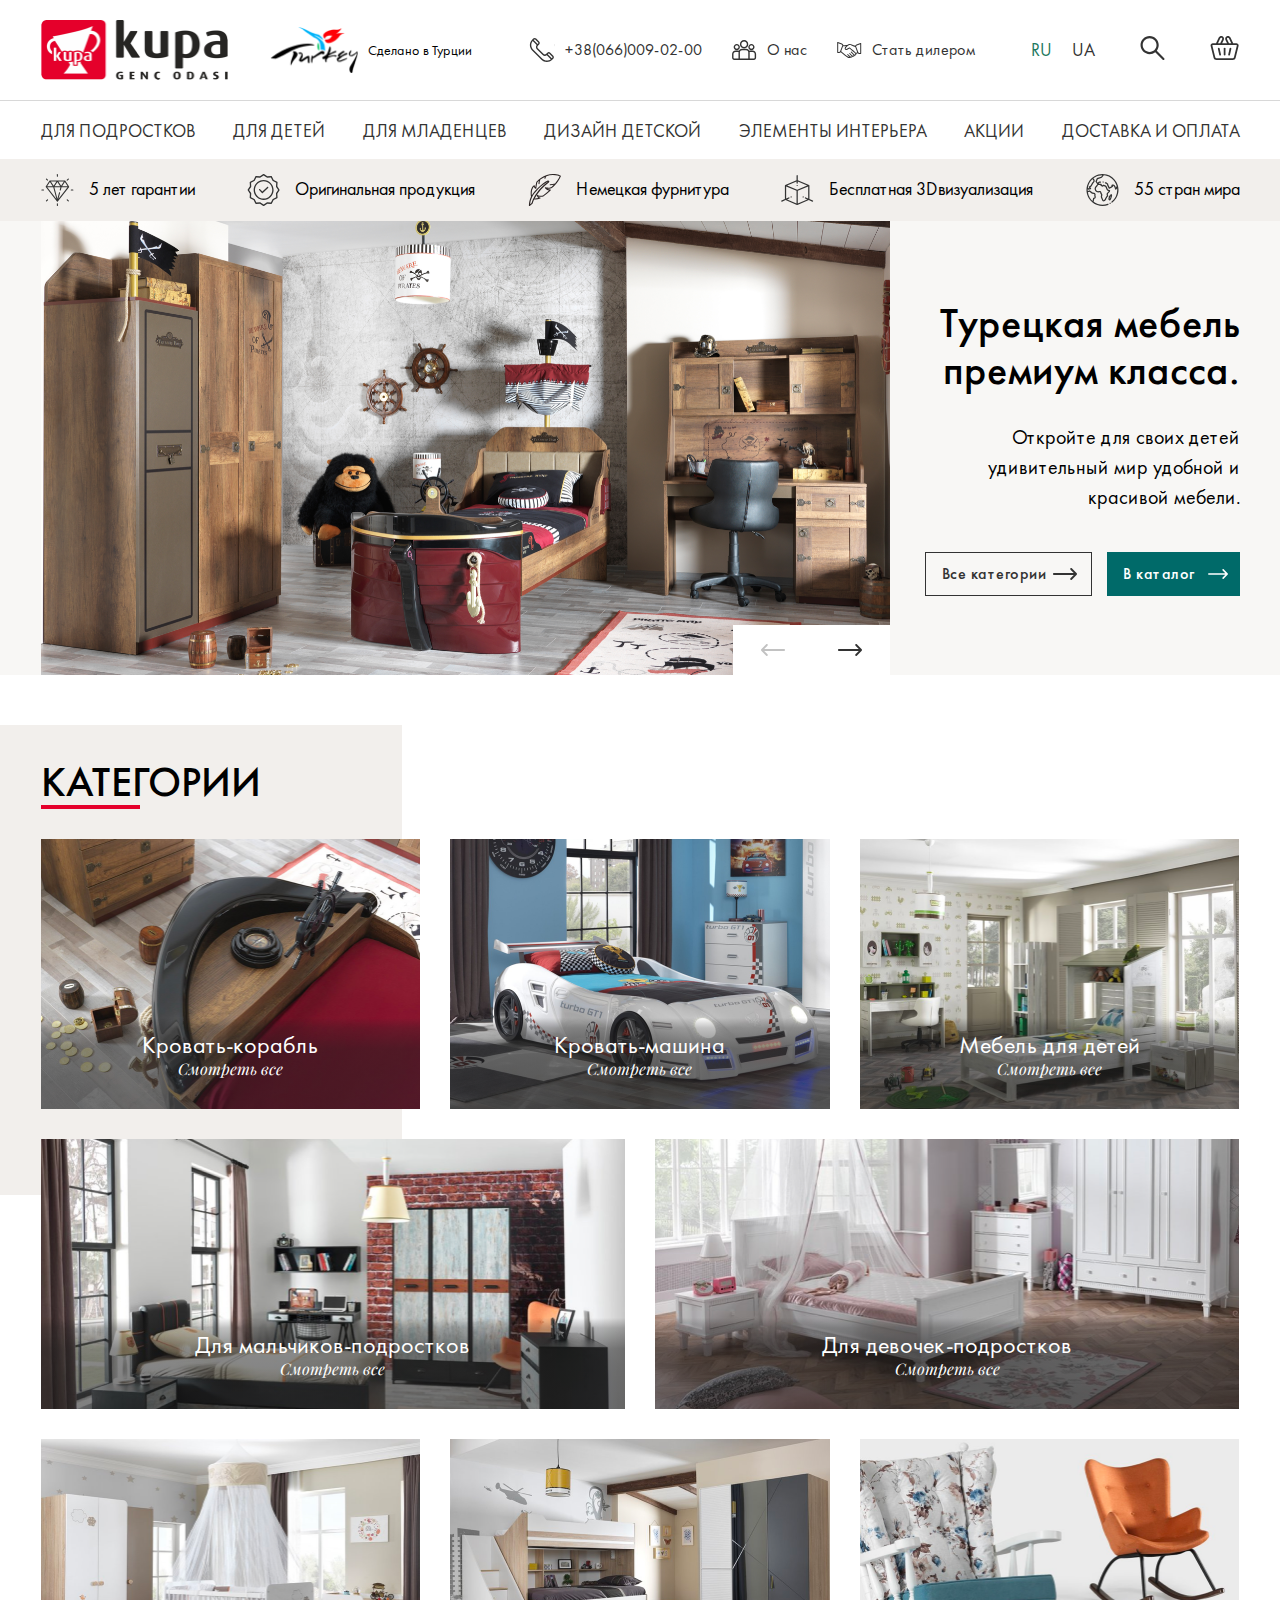
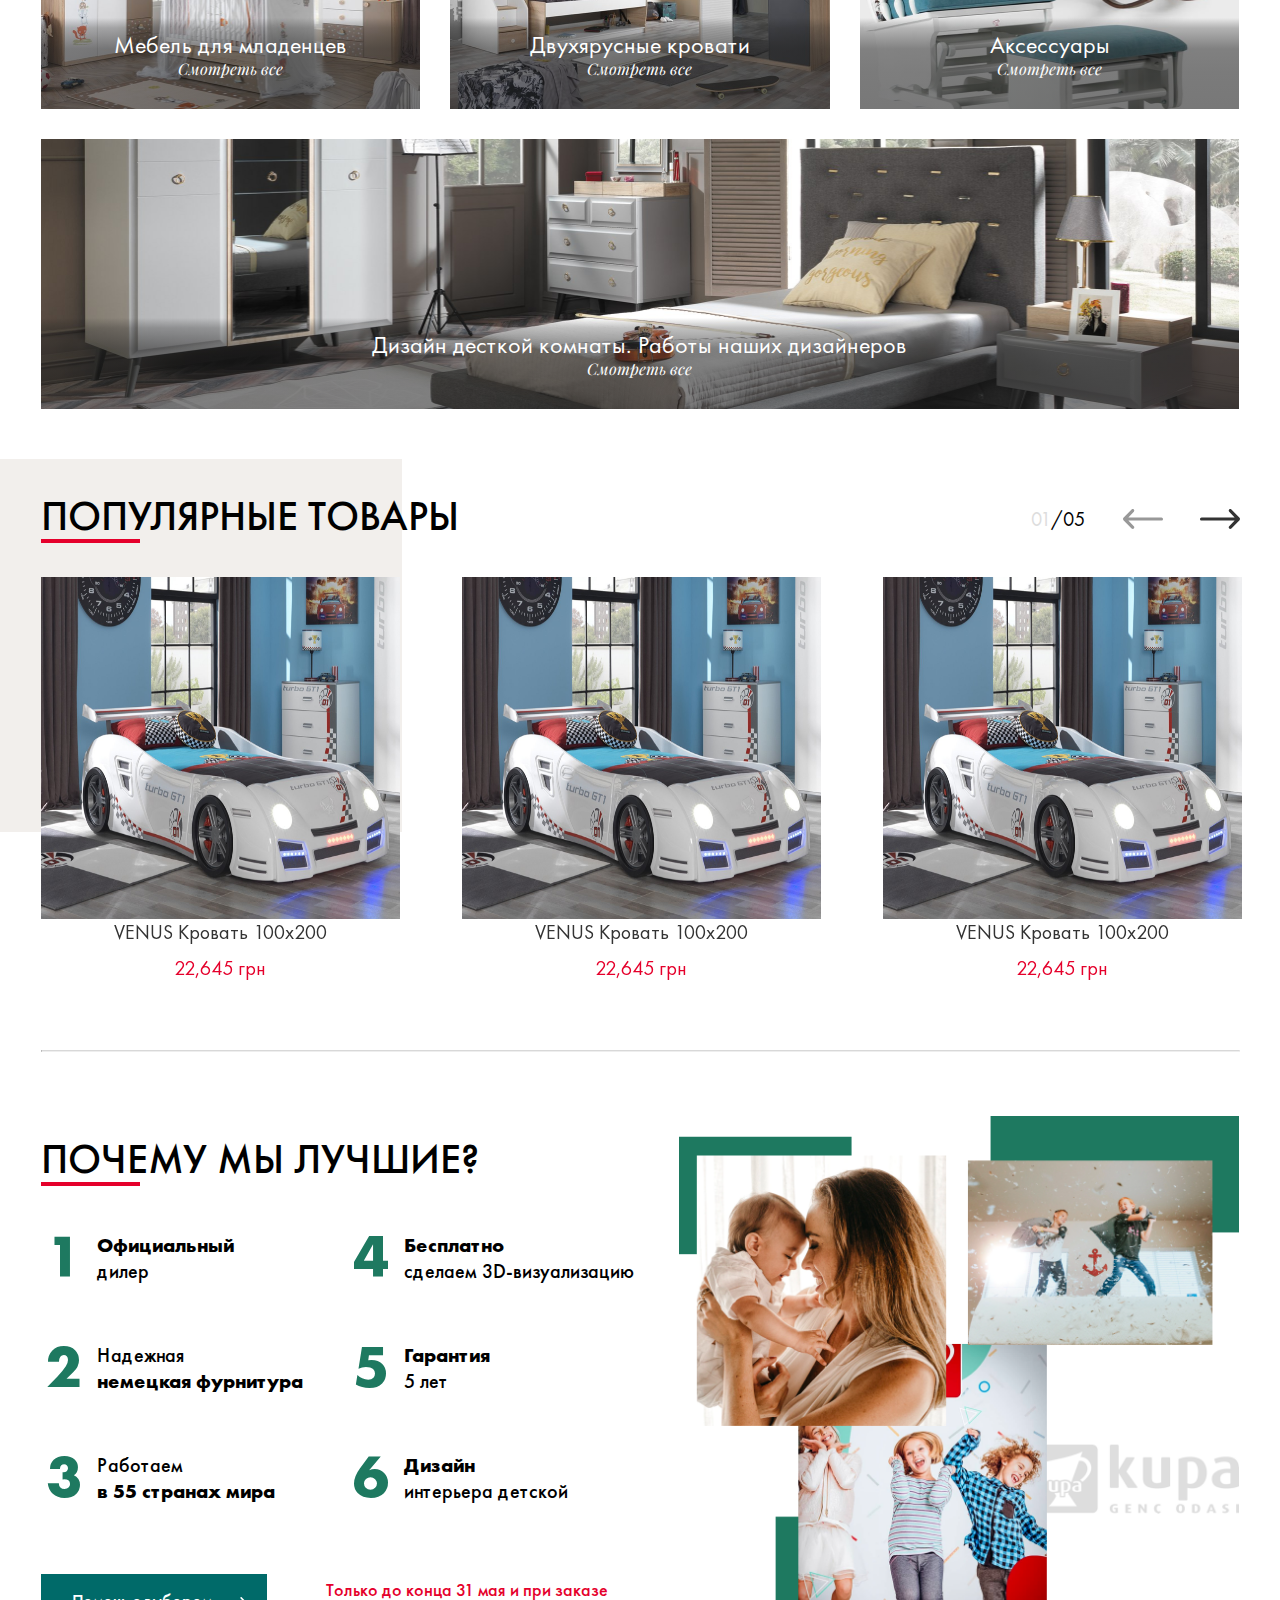
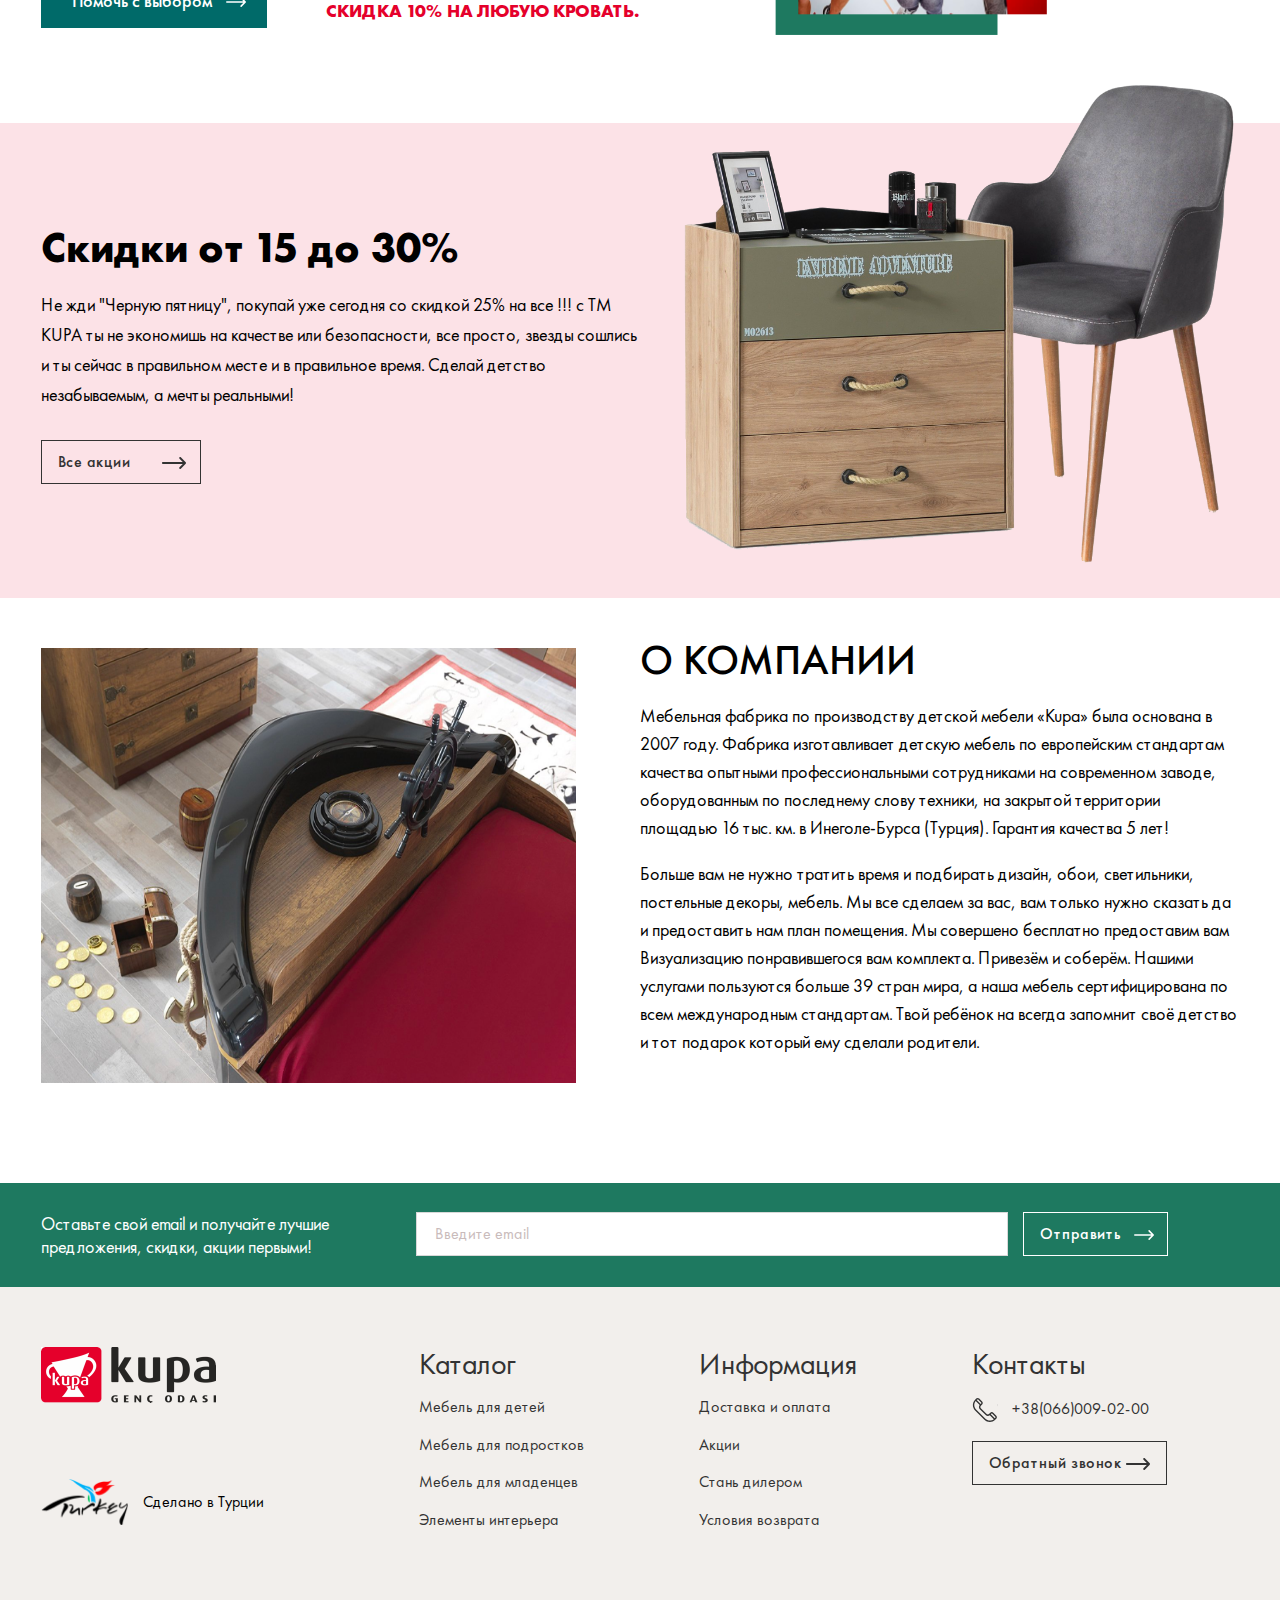
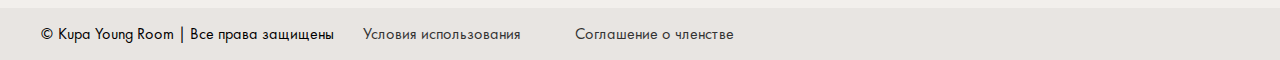
<file: home.html>
<!DOCTYPE html>
<html lang="en">
<head>
  <meta charset="UTF-8">
  <meta name="viewport" content="width=device-width, initial-scale=1.0">
  <title>Document</title>
  <!-- inject:css -->
  <link rel="stylesheet" href="css/styles.css">
  <!-- endinject -->
</head>
<body>
  <!-- Header -->
  <header>
  <div class="container page-header">
    <div>
      <a href="#" class="page-header__logo"><img src="./images/kupa-logo.png" alt=""></a>
    </div>
    <div class="page-header__turkey">
      <img src="./images/Turkey.png" alt="">
      <span>Сделано в Турции</span>
    </div>
    <div class="page-header__top-menu">
      <ul>
        <li><a href="#" class="top-menu__call">
          <span>+38(066)009-02-00</span>
        </a></li>
        <li><a href="#" class="top-menu__about">
          <span>О нас</span>
        </a></li>
        <li><a href="#" class="top-menu__deal">
          <span>Стать дилером</span>
        </a></li>
      </ul>
    </div>
    <div class="page-header__controls flex">
      <div class="page-header__controls__lang">
        <a href="#" class="active">RU</a>
        <a href="#">UA</a>
      </div>
      <div class="page-header__controls__search">
        <a href="#" class="page-header__search-btn">
          <svg width="25px" height="24px" viewBox="0 0 25 24" version="1.1" xmlns="http://www.w3.org/2000/svg" xmlns:xlink="http://www.w3.org/1999/xlink">
            <!-- Generator: sketchtool 63.1 (101010) - https://sketch.com -->
            <title>022CA751-7AD0-42E5-875D-685D8F4FBAB3</title>
            <desc>Created with sketchtool.</desc>
            <g id="Page-1" stroke="none" stroke-width="1" fill="none" fill-rule="evenodd">
                <g id="Kupa-shop-main-1" transform="translate(-1461.000000, -38.000000)" fill="#333333" fill-rule="nonzero">
                    <g id="header" transform="translate(0.000000, 20.000000)">
                        <g id="search" transform="translate(1461.520833, 18.000000)">
                            <path d="M23.7051035,22.1377455 L16.2589552,14.6994182 C17.4752754,13.1535273 18.2015584,11.2055273 18.2015584,9.09134545 C18.2015584,4.07832727 14.1189829,0 9.1007428,0 C4.08257553,0 0,4.07832727 0,9.09134545 C0,14.1042182 4.08257553,18.1825455 9.1007428,18.1825455 C11.2171269,18.1825455 13.1671561,17.4570909 14.7145845,16.2421091 L22.1607328,23.6804364 C22.3739729,23.8935273 22.6534637,24 22.9329545,24 C23.2124454,24 23.4919362,23.8935273 23.7051035,23.6804364 C24.1316564,23.2544727 24.1316564,22.5637091 23.7051035,22.1377455 Z M2.18409091,9.09134545 C2.18409091,5.28138182 5.28688326,2.18181818 9.1007428,2.18181818 C12.9146752,2.18181818 16.0174675,5.28138182 16.0174675,9.09127273 C16.0174675,12.9011636 12.9146752,16.0006545 9.1007428,16.0006545 C5.28688326,16.0006545 2.18409091,12.9011636 2.18409091,9.09134545 Z" id="Shape"></path>
                        </g>
                    </g>
                </g>
            </g>
          </svg>
        </a>
      </div>
      <div class="page-header__controls__cart">
        <a href="#">
          <svg width="29px" height="24px" viewBox="0 0 29 24" version="1.1" xmlns="http://www.w3.org/2000/svg" xmlns:xlink="http://www.w3.org/1999/xlink">
            <!-- Generator: sketchtool 63.1 (101010) - https://sketch.com -->
            <title>8AC93558-D6C3-4B77-8119-4D8F69F63345</title>
            <desc>Created with sketchtool.</desc>
            <g id="Page-1" stroke="none" stroke-width="1" fill="none" fill-rule="evenodd">
                <g id="Kupa-shop-main-1" transform="translate(-1533.000000, -38.000000)" fill="#333333" fill-rule="nonzero">
                    <g id="header" transform="translate(0.000000, 20.000000)">
                        <g id="basket" transform="translate(1533.595833, 18.000000)">
                            <path d="M25.8376445,7.26568714 L22.5867304,7.26568714 L19.9084666,1.59464683 C19.2627472,0.227433593 17.6109225,-0.366124556 16.2262464,0.271342423 C14.8382639,0.91038729 14.2387225,2.53653748 14.8859848,3.90712413 L16.4721245,7.26568714 L11.5571524,7.26568714 L13.1432921,3.90712413 C13.4560675,3.2447918 13.4889101,2.50187834 13.2358132,1.81517035 C12.3934245,-0.469557872 9.15716833,-0.599815293 8.12081032,1.59464683 L5.44254647,7.26568714 L2.1915773,7.26568714 C0.772295289,7.26568714 -0.273430555,8.57810955 0.0635359592,9.94129645 L2.96828099,21.6958045 C3.29775323,23.0292836 4.49876471,23.9606187 5.88889623,23.9606187 L22.1403255,23.9606187 C23.5304571,23.9606187 24.7314134,23.0292836 25.0609408,21.6958045 L27.9656858,9.94129645 C28.3022115,8.57990508 27.2588,7.26568714 25.8376445,7.26568714 Z M16.4841373,3.17133837 C16.1732906,2.5131412 16.662567,1.75618997 17.3957378,1.75618997 C17.7754107,1.75618997 18.139599,1.96898728 18.3103691,2.330487 L20.6410863,7.26568714 L18.4177686,7.26568714 L16.4841373,3.17133837 Z M9.71890777,2.330487 C9.95370978,1.83334328 10.5542982,1.61749901 11.0577917,1.8493398 C11.5612853,2.0811806 11.7798864,2.67419465 11.5451395,3.17133837 L9.6115083,7.26568714 L7.38819057,7.26568714 L9.71890777,2.330487 Z M26.2525844,9.52854256 L23.3478394,21.283105 C23.211565,21.834441 22.7150697,22.2194459 22.1403255,22.2194459 L5.88889623,22.2194459 C5.31415203,22.2194459 4.81765681,21.8343866 4.68138237,21.2830506 L1.77663735,9.52854256 C1.7110074,9.26313082 1.91379346,9.00680555 2.1915773,9.00680555 L25.8375894,9.00680555 C26.1154834,9.00680555 26.3181593,9.26313082 26.2525844,9.52854256 L26.2525844,9.52854256 Z" id="Shape"></path>
                            <path d="M14.0146109,11.6621199 C13.5276488,11.6621199 13.1329324,12.0519128 13.1329324,12.5326792 L13.1329324,18.6936267 C13.1329324,19.174393 13.5276488,19.5641859 14.0146109,19.5641859 C14.501573,19.5641859 14.8962894,19.174393 14.8962894,18.6936267 L14.8962894,12.5326792 C14.8962894,12.0518584 14.501573,11.6621199 14.0146109,11.6621199 L14.0146109,11.6621199 Z" id="Path"></path>
                            <path d="M20.0844165,11.6830678 C19.609302,11.5782742 19.1378244,11.873557 19.0316373,12.342734 L17.6367116,18.5036815 C17.5138277,19.0464752 17.9318535,19.5643491 18.4979462,19.5643491 C18.9016448,19.5643491 19.2658331,19.2887627 19.3575828,18.8835174 L20.7525084,12.7225699 C20.8586956,12.2533929 20.5596413,11.7879702 20.0844165,11.6830678 L20.0844165,11.6830678 Z" id="Path"></path>
                            <path d="M8.99758452,12.342734 C8.89128715,11.8735026 8.42014018,11.578111 7.94480525,11.6830678 C7.46963562,11.7879702 7.17052618,12.2533929 7.27676844,12.7225699 L8.67169409,18.8835174 C8.76344376,19.2887627 9.12752189,19.5643491 9.53133066,19.5643491 C10.0968723,19.5643491 10.5155594,19.0469105 10.3925653,18.5036815 L8.99758452,12.342734 Z" id="Path"></path>
                        </g>
                    </g>
                </g>
            </g>
          </svg>
        </a>
      </div>
      <div class="hamburger">
        <span class="hamburger__item"></span>
        <span class="hamburger__item"></span>
        <span class="hamburger__item"></span>
        <span class="hamburger__item"></span>
      </div>
    </div>
  </div>
  <nav class="navigation">
    <div class="container">
      <div class="menu__wrap has-submenu">
        <a href="#" class="menu__item">для подростков</a>
        <div class="submenu">
          <ul>
            <li> <a href="#" class="submenu__item">Мебель для девочек-подростков</a></li>
            <li> <a href="#" class="submenu__item">Мебель для девочек-подростков</a></li>
            <li> <a href="#" class="submenu__item">Мебель для девочек-подростков</a></li>
            <li> <a href="#" class="submenu__item">Мебель для девочек-подростков</a></li>
            <li> <a href="#" class="submenu__item">Мебель для девочек-подростков</a></li>
            <li> <a href="#" class="submenu__item">Мебель для девочек-подростков</a></li>
            <li> <a href="#" class="submenu__item">Мебель для девочек-подростков</a></li>
            <li> <a href="#" class="submenu__item">Мебель для девочек-подростков</a></li>
            <li> <a href="#" class="submenu__item">Мебель для девочек-подростков</a></li>
            <li> <a href="#" class="submenu__item">Мебель для девочек-подростков</a></li>
          </ul>
          <div class="submenu__image">
            <img src="./images/category5.png" alt="">
          </div>
        </div>
      </div>
      <div class="menu__wrap has-submenu">
        <a href="#" class="menu__item">для детей</a>
        <div class="submenu">
          <ul>
            <li> <a href="#" class="submenu__item">Мебель для девочек-подростков</a></li>
            <li> <a href="#" class="submenu__item">Мебель для девочек-подростков</a></li>
            <li> <a href="#" class="submenu__item">Мебель для девочек-подростков</a></li>
            <li> <a href="#" class="submenu__item">Мебель для девочек-подростков</a></li>
            <li> <a href="#" class="submenu__item">Мебель для девочек-подростков</a></li>
            <li> <a href="#" class="submenu__item">Мебель для девочек-подростков</a></li>
            <li> <a href="#" class="submenu__item">Мебель для девочек-подростков</a></li>
            <li> <a href="#" class="submenu__item">Мебель для девочек-подростков</a></li>
            <li> <a href="#" class="submenu__item">Мебель для девочек-подростков</a></li>
            <li> <a href="#" class="submenu__item">Мебель для девочек-подростков</a></li>
          </ul>
          <div class="submenu__image">
            <img src="./images/category5.png" alt="">
          </div>
        </div>
      </div>
      <div class="menu__wrap has-submenu">
        <a href="#" class="menu__item">для младенцев</a>
        <div class="submenu">
          <ul>
            <li> <a href="#" class="submenu__item">Мебель для девочек-подростков</a></li>
            <li> <a href="#" class="submenu__item">Мебель для девочек-подростков</a></li>
            <li> <a href="#" class="submenu__item">Мебель для девочек-подростков</a></li>
            <li> <a href="#" class="submenu__item">Мебель для девочек-подростков</a></li>
            <li> <a href="#" class="submenu__item">Мебель для девочек-подростков</a></li>
            <li> <a href="#" class="submenu__item">Мебель для девочек-подростков</a></li>
            <li> <a href="#" class="submenu__item">Мебель для девочек-подростков</a></li>
            <li> <a href="#" class="submenu__item">Мебель для девочек-подростков</a></li>
            <li> <a href="#" class="submenu__item">Мебель для девочек-подростков</a></li>
            <li> <a href="#" class="submenu__item">Мебель для девочек-подростков</a></li>
          </ul>
          <div class="submenu__image">
            <img src="./images/category5.png" alt="">
          </div>
        </div>
      </div>
      <div class="menu__wrap"><a href="#" class="menu__item">дизайн детской</a></div>
      <div class="menu__wrap"><a href="#" class="menu__item">элементы интерьера</a></div>
      <div class="menu__wrap"><a href="#" class="menu__item">акции</a></div>
      <div class="menu__wrap">
        <a href="#" class="menu__item">доставка и оплата</a>
      </div>
      <div class="menu__wrap lang is-mobile">
        <a href="#" class="active">RU</a>
        <a href="#">UA</a>
      </div>
    </div>
  </nav>
  <div class="under-nav">
    <div class="container flex">
      <div class="flex">
        <img src="./images/miscellaneous.svg" alt="">
        <span>5 лет гарантии</span>
      </div>
      <div class="flex">
        <img src="./images/medal.svg" alt="">
        <span>Оригинальная продукция</span>
      </div>
      <div class="flex">
        <img src="./images/cloth.svg" alt="">
        <span>Немецкая фурнитура</span>
      </div>
      <div class="flex">
        <img src="./images/3d.svg" alt="">
        <span>Бесплатная 3Dвизуализация</span>
      </div>
      <div class="flex">
        <img src="./images/world.svg" alt="">
        <span>55 стран мира</span>
      </div>
    </div>
  </div>
</header>


  <main>
    <!-- Banner -->
    <section class="hero">
  <div class="container">
    <div class="hero__slider">
      <img src="./images/hero1 .png" alt="">
      <img src="./images/hero1 .png" alt="">
      <img src="./images/hero1 .png" alt="">
    </div>
    <div class="hero__showcase">
      <h1>Турецкая мебель премиум класса.</h1>
      <p>Откройте для своих детей удивительный мир удобной и красивой мебели.</p>
      <div class="hero__showcase--buttons">
        <a href="#" class="btn-invert">Все категории </a>
        <a href="" class="btn">В каталог</a>
      </div>
    </div>
  </div>
  
</section>
    
    <!-- Categories -->
    <section class="category-grid-wrapper">
  <div class="container">
    <span class="section-title">
      Категории
    </span>
    <div class="grid">
      <div class="grid__category-item">
        <a href="">
          <img src="./images/category1.png" alt="">
            <div class="grid__category-item--layer">
              <span>Кровать-корабль</span>
              <i>Смотреть все</i>
            </div>
        </a>
      </div>
      <div class="grid__category-item">
        <a href="">
          <img src="./images/category2.png" alt="">
            <div class="grid__category-item--layer"><span>Кровать-машина</span><i>Смотреть все</i></div>
        </a>
      </div>
      <div class="grid__category-item">
        <a href="">
          <img src="./images/category3.png" alt="">
            <div class="grid__category-item--layer"><span>Мебель для детей</span><i>Смотреть все</i></div>
        </a>
      </div>
      <div class="grid__category-item">
        <a href="">
          <img src="./images/category4.png" alt="">
            <div class="grid__category-item--layer"><span>Для мальчиков-подростков</span><i>Смотреть все</i></div>
        </a>
      </div>
      <div class="grid__category-item">
        <a href="">
          <img src="./images/category5.png" alt="">
            <div class="grid__category-item--layer"><span>Для девочек-подростков</span><i>Смотреть все</i></div>
        </a>
      </div>
      <div class="grid__category-item">
        <a href="">
          <img src="./images/category6.png" alt="">
            <div class="grid__category-item--layer"><span>Мебель для младенцев</span><i>Смотреть все</i></div>
        </a>
      </div>
      <div class="grid__category-item">
        <a href="">
          <img src="./images/category7.png" alt="">
            <div class="grid__category-item--layer"><span>Двухярусные кровати</span><i>Смотреть все</i></div>
        </a>
      </div>
      <div class="grid__category-item">
        <a href="">
          <img src="./images/category8.png" alt="">
            <div class="grid__category-item--layer"><span>Аксессуары</span><i>Смотреть все</i></div>
        </a>
      </div>
      <div class="grid__category-item">
        <a href="">
          <img src="./images/category9.jpeg" alt="">
            <div class="grid__category-item--layer"><span>Дизайн десткой комнаты. Работы наших дизайнеров</span><i>Смотреть все</i></div>
        </a>
      </div>
    </div>
  </div>
</section>

    <!-- Popular -->
    
<section class="popular">
  <div class="container">
    <span class="section-title">
      Популярные товары
    </span>
    <div class="popular-carousel">
      <div class="popular-carousel__item">
        <a href="">
          <img src="./images/category2.png" alt="">
          <span class="popular-carousel__item-title">VENUS Кровать 100x200</span>
          <span class="popular-carousel__item-price">22,645 грн</span>
        </a>
      </div>
      <div class="popular-carousel__item">
        <a href="">
          <img src="./images/category2.png" alt="">
          <span class="popular-carousel__item-title">VENUS Кровать 100x200</span>
          <span class="popular-carousel__item-price">22,645 грн</span>
        </a>
      </div>
      <div class="popular-carousel__item">
        <a href="">
          <img src="./images/category2.png" alt="">
          <span class="popular-carousel__item-title">VENUS Кровать 100x200</span>
          <span class="popular-carousel__item-price">22,645 грн</span>
        </a>
      </div>
      <div class="popular-carousel__item">
        <a href="">
          <img src="./images/category2.png" alt="">
          <span class="popular-carousel__item-title">VENUS Кровать 100x200</span>
          <span class="popular-carousel__item-price">22,645 грн</span>
        </a>
      </div>
      <div class="popular-carousel__item">
        <a href="">
          <img src="./images/category2.png" alt="">
          <span class="popular-carousel__item-title">VENUS Кровать 100x200</span>
          <span class="popular-carousel__item-price">22,645 грн</span>
        </a>
      </div>
      <div class="popular-carousel__item">
        <a href="">
          <img src="./images/category2.png" alt="">
          <span class="popular-carousel__item-title">VENUS Кровать 100x200</span>
          <span class="popular-carousel__item-price">22,645 грн</span>
        </a>
      </div>
      <div class="popular-carousel__item">
        <a href="">
          <img src="./images/category2.png" alt="">
          <span class="popular-carousel__item-title">VENUS Кровать 100x200</span>
          <span class="popular-carousel__item-price">22,645 грн</span>
        </a>
      </div>
    </div>
  </div>
</section>
    
    <!-- Why us? -->
    <section class="why-us">
  <div class="container">
    <hr class="grey mb">
    <span class="section-title">
      Почему Мы лучшие?
    </span>
    <div class="flex">
      <div class="left-block">
        <ol>
          <li><b>Официальный</b> дилер</li>
          <li>Надежная <b>немецкая фурнитура</b></li>
          <li>Работаем <b>в 55 странах мира</b></li>
          <li><b>Бесплатно</b> сделаем 3D-визуализацию</li>
          <li><b>Гарантия</b> 5 лет</li>
          <li><b>Дизайн</b> интерьера детской</li>
        </ol>

        <div class="cta-tip">
          <a href="#" class="btn big">Помочь с выбором</a>
          <span class="tip">Только до конца 31 мая и при заказе
            <b>СКИДКА 10% НА ЛЮБУЮ КРОВАТЬ.</b></span>
        </div>
      </div>
      <div class="right-block">
        <img src="./images/benefits.png" alt="">
      </div>
    </div>
  </div>
</section>

    <!-- Sales -->
    <section class="sales">
  <div class="container flex">
    <div class="sales-info">
      <h2>Скидки от 15 до 30%</h2>
      <p>Не жди "Черную пятницу", покупай уже сегодня со скидкой 25% на все !!! с ТМ KUPA ты не экономишь на качестве или безопасности, все просто, звезды сошлись и ты сейчас в правильном месте и в правильное время. 
        Сделай детство незабываемым, а мечты реальными! </p>
      <a href="" class="btn-invert">Все акции</a>
    </div>
    <div class="sales-hero">
      <img src="./images/stol_tumba.png" alt="">
    </div>
  </div>
</section>

    <!-- About us -->
    <section class="about container flex">
  <div class="about-image">
    <img src="./images/category1.png" alt="">
  </div>
  <div class="about-info">
    <h2>О компании</h2>
    <p>Мебельная фабрика по производству детской мебели «Kupa» была основана в 2007 году. Фабрика изготавливает детскую мебель по европейским стандартам качества опытными профессиональными сотрудниками на современном заводе, оборудованным по последнему слову техники, на закрытой территории площадью 16 тыс. км. в Инеголе-Бурса (Турция). Гарантия качества 5 лет!</p>

    <p>Больше вам не нужно тратить время и подбирать дизайн, обои, светильники, постельные декоры, мебель. Мы все сделаем за вас, вам только нужно сказать да и предоставить нам план помещения. Мы совершено бесплатно предоставим вам Визуализацию понравившегося вам комплекта. Привезём и соберём. Нашими услугами пользуются больше 39 стран мира, а наша мебель сертифицирована по всем международным стандартам. Твой ребёнок на всегда запомнит своё детство и тот подарок который ему сделали родители.</p>
  </div>
</section>

  </main>

  <footer>
  <div class="subscribe-panel">
    <div class="container">
      <div class="subscribe-panel__label">
        Оставьте свой email  и получайте лучшие предложения, скидки, акции первыми!
      </div>
      <form action="" class="subscribe-panel__form">
        <input type="text" name="" id="" placeholder="Введите email">
        <button type="submit" class="btn-white">Отправить</button>
      </form>
    </div>
  </div>
  <div class="footer-info container">
    <div class="footer-info__logo">
      <img src="./images/logo-footer.png" alt="">
      <div class="turkey flex">
        <img src="./images/Turkey.png" alt="">
        <span>Сделано в Турции</span>
      </div>
    </div>
    <div class="footer-info__menu">
      <span class="title">Каталог</span>
      <ul>
        <li><a href="#" class="menu__item">Мебель для детей</a></li>
        <li><a href="#" class="menu__item">Мебель для подростков</a></li>
        <li><a href="#" class="menu__item">Мебель для младенцев</a></li>
        <li><a href="#" class="menu__item">Элементы интерьера</a></li>
      </ul>
    </div>
    <div class="footer-info__menu">
      <span class="title">Информация</span>
      <ul>
        <li><a href="#" class="menu__item">Доставка и оплата</a></li>
        <li><a href="#" class="menu__item">Акции</a></li>
        <li><a href="#" class="menu__item">Стань дилером</a></li>
        <li><a href="#" class="menu__item">Условия возврата</a></li>
      </ul>
    </div>
    <div class="footer-info__menu">
      <span class="title">Контакты</span>
      <ul>
        <li><a href="tel:+38(066)009-02-00" class="info__menu__call menu__item">
          <span>+38(066)009-02-00</span>
        </a></li>
        <li>
          <a href="#" class="info__menu__callback btn-invert">
            Обратный звонок
          </a>
        </li>
      </ul>
    </div>
  </div>
  <div class="footer-copy">
     <div class="container">
      <span>© Kupa Young Room | Все права защищены </span>
      <a href="#">Условия использования</a>
      <a href="#">Соглашение о членстве</a>
     </div>
  </div>
</footer>
  <!-- inject:js -->
  <script src="js/app.js"></script>
  <!-- endinject -->
</body>
</html>
</file>
